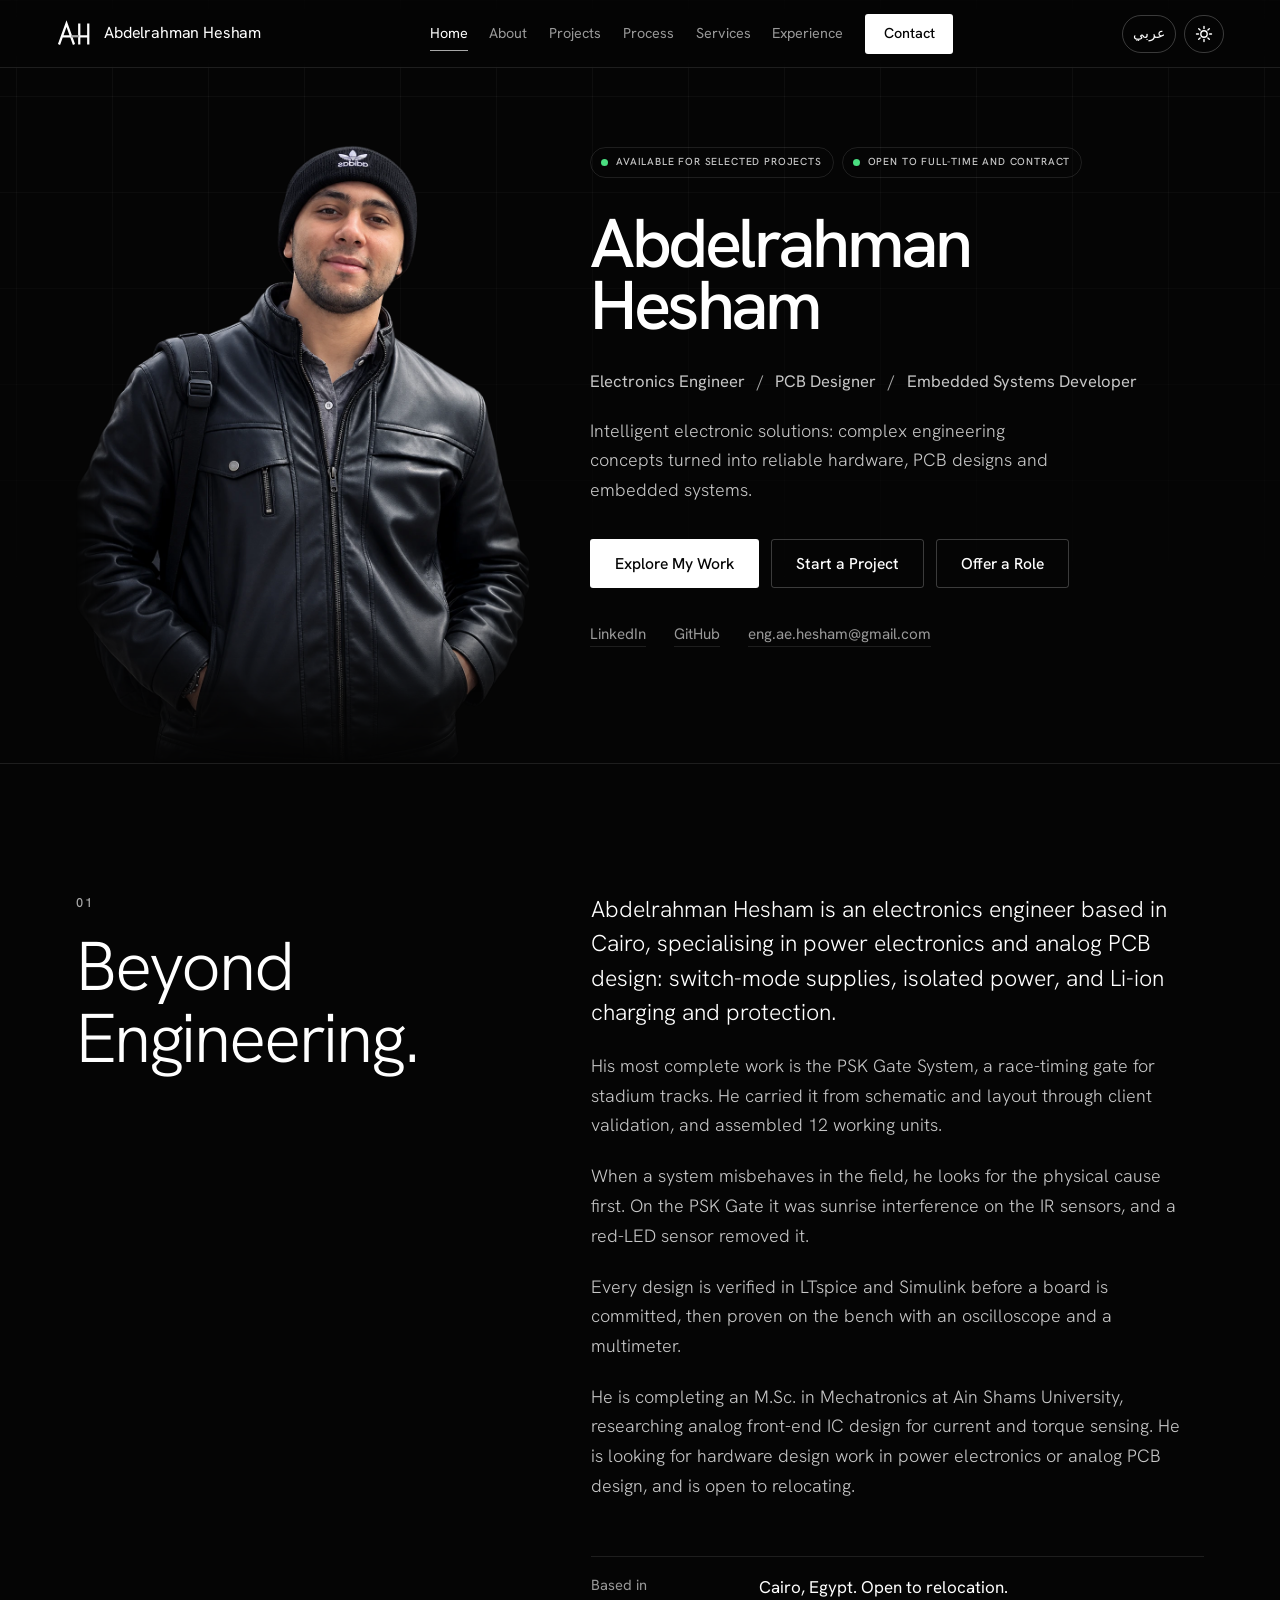
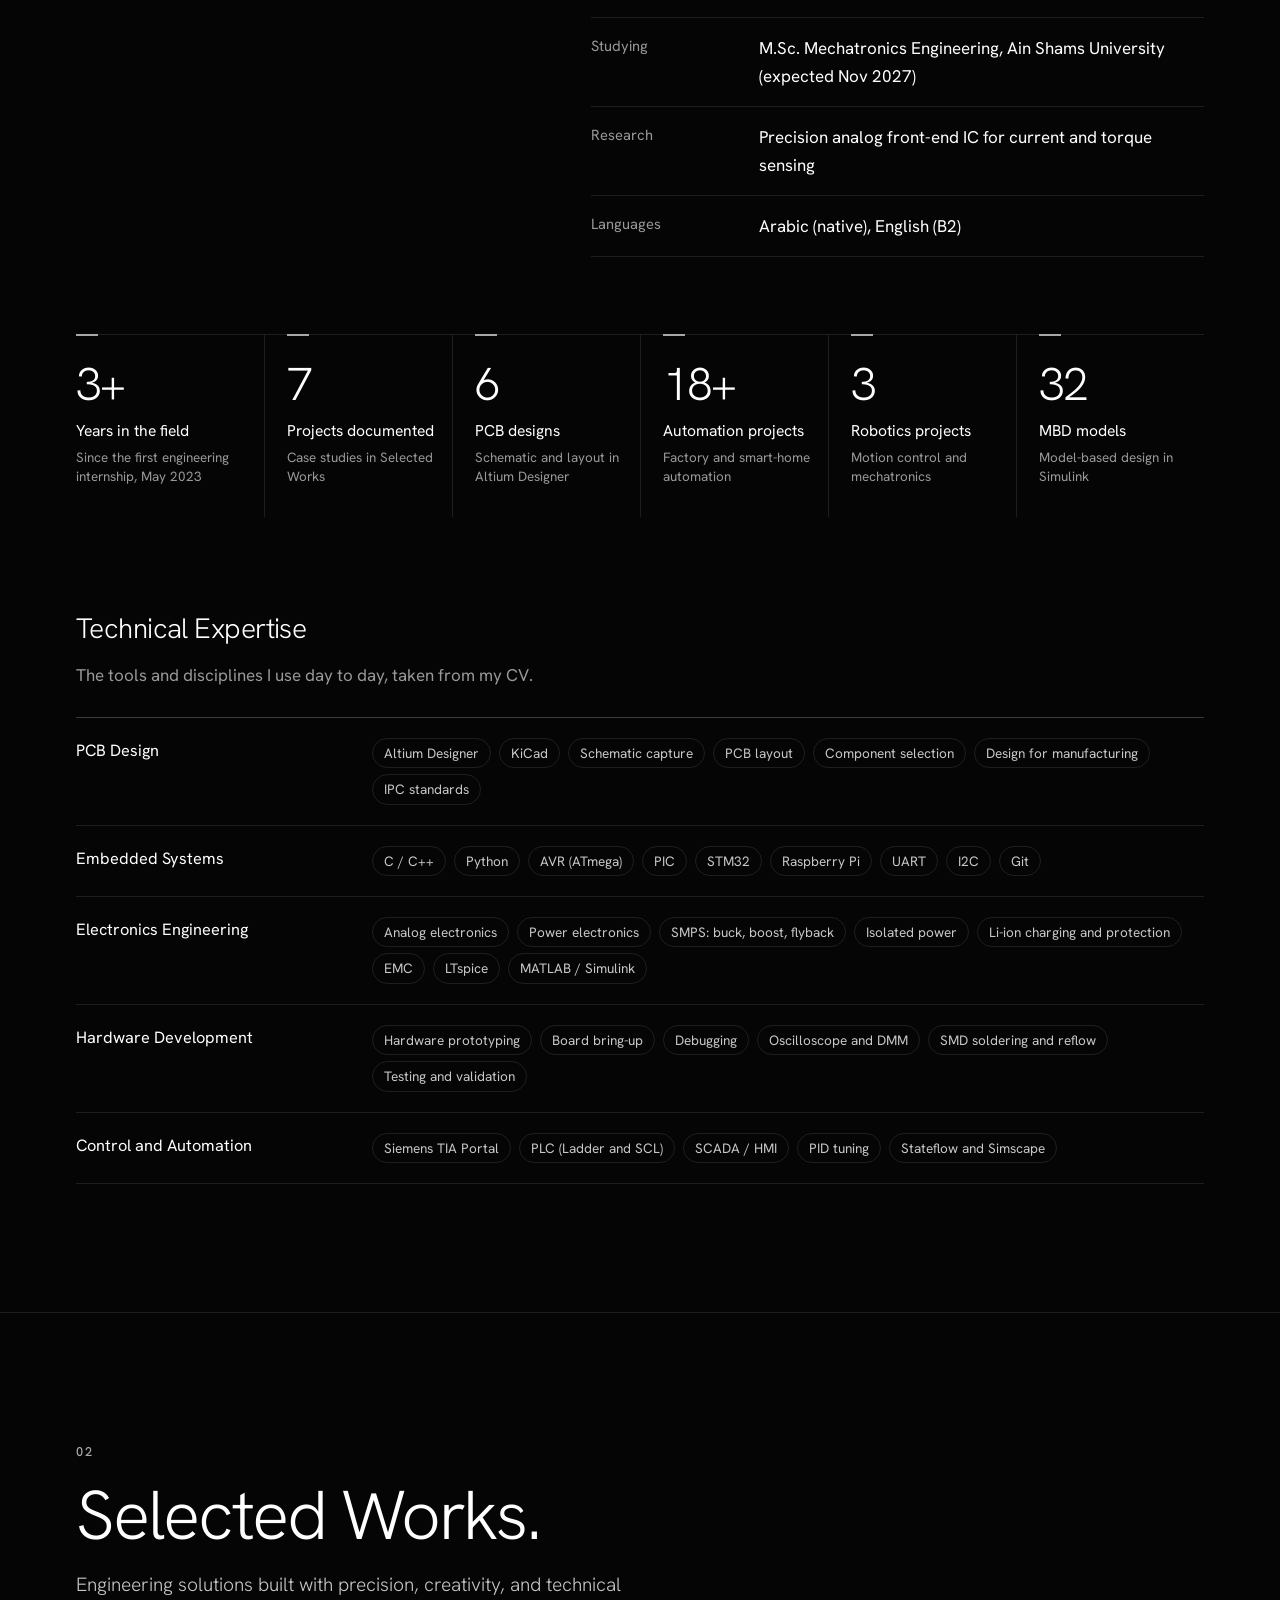
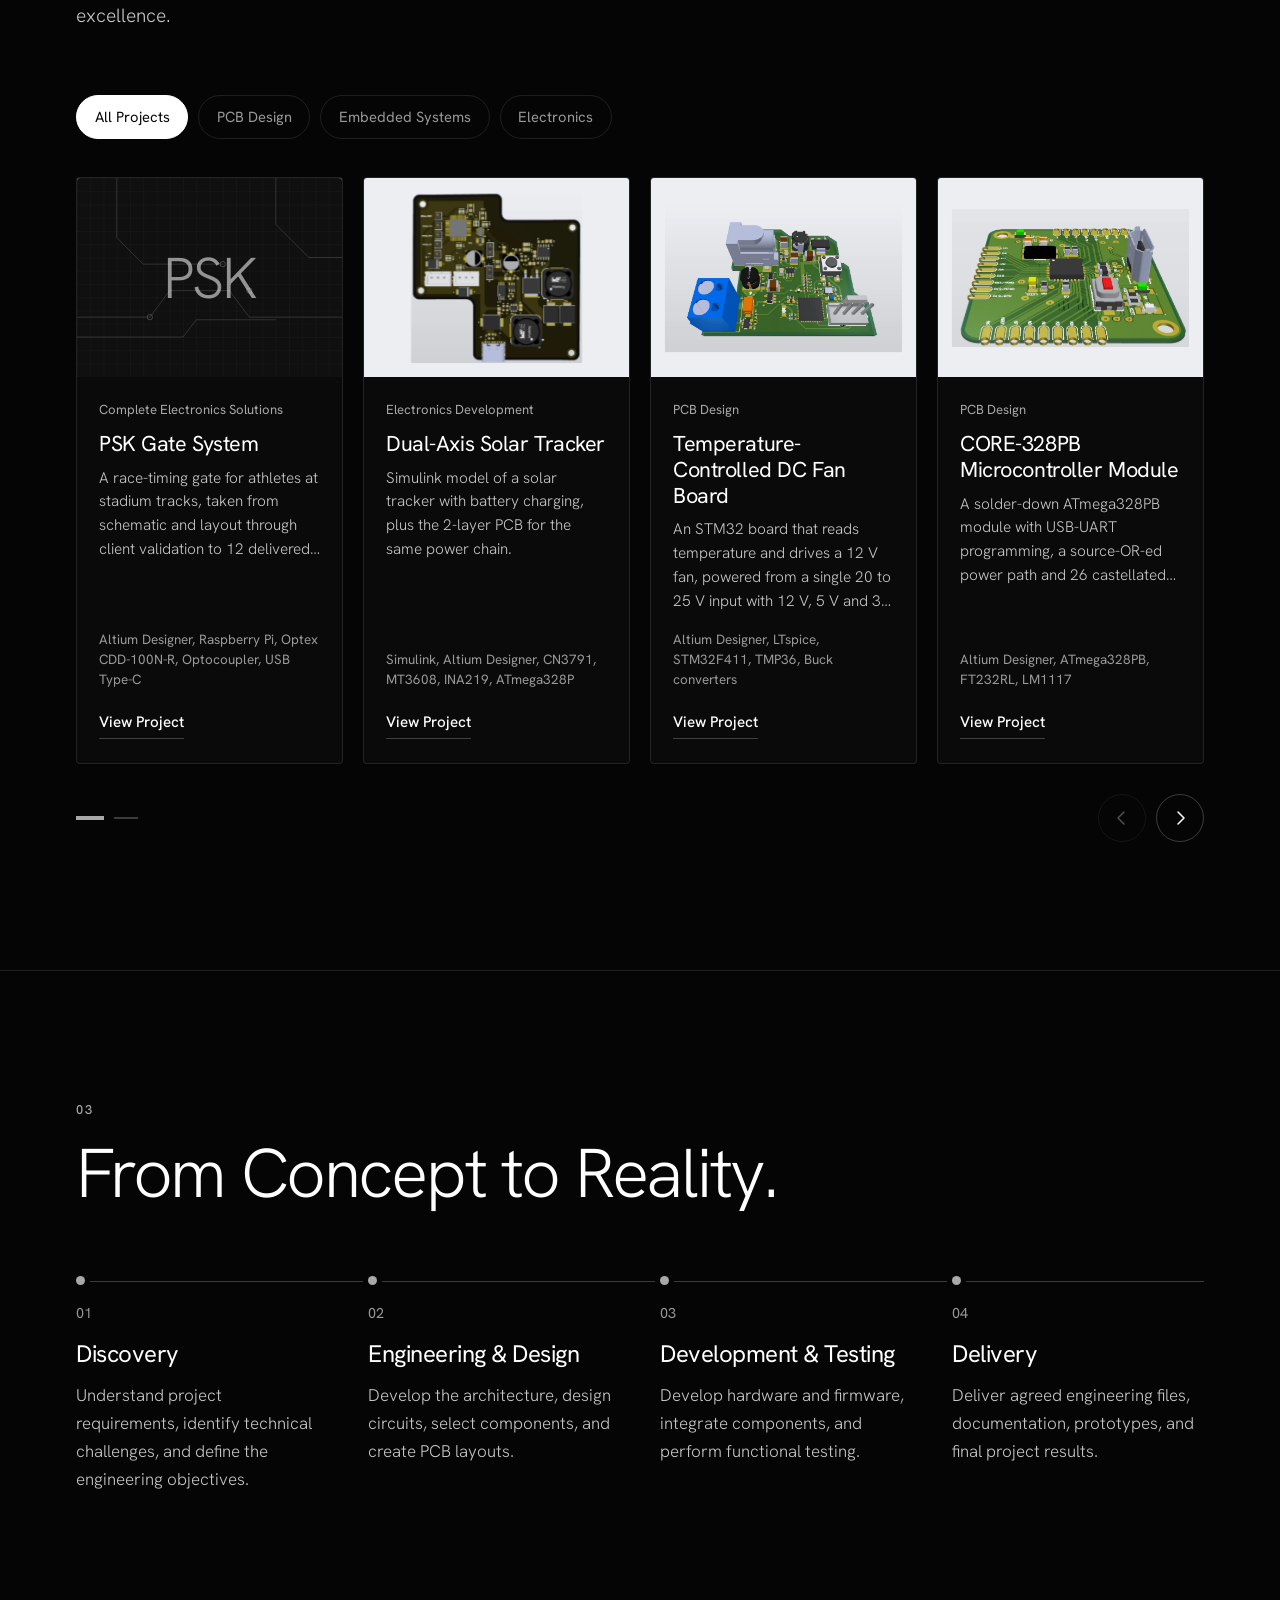
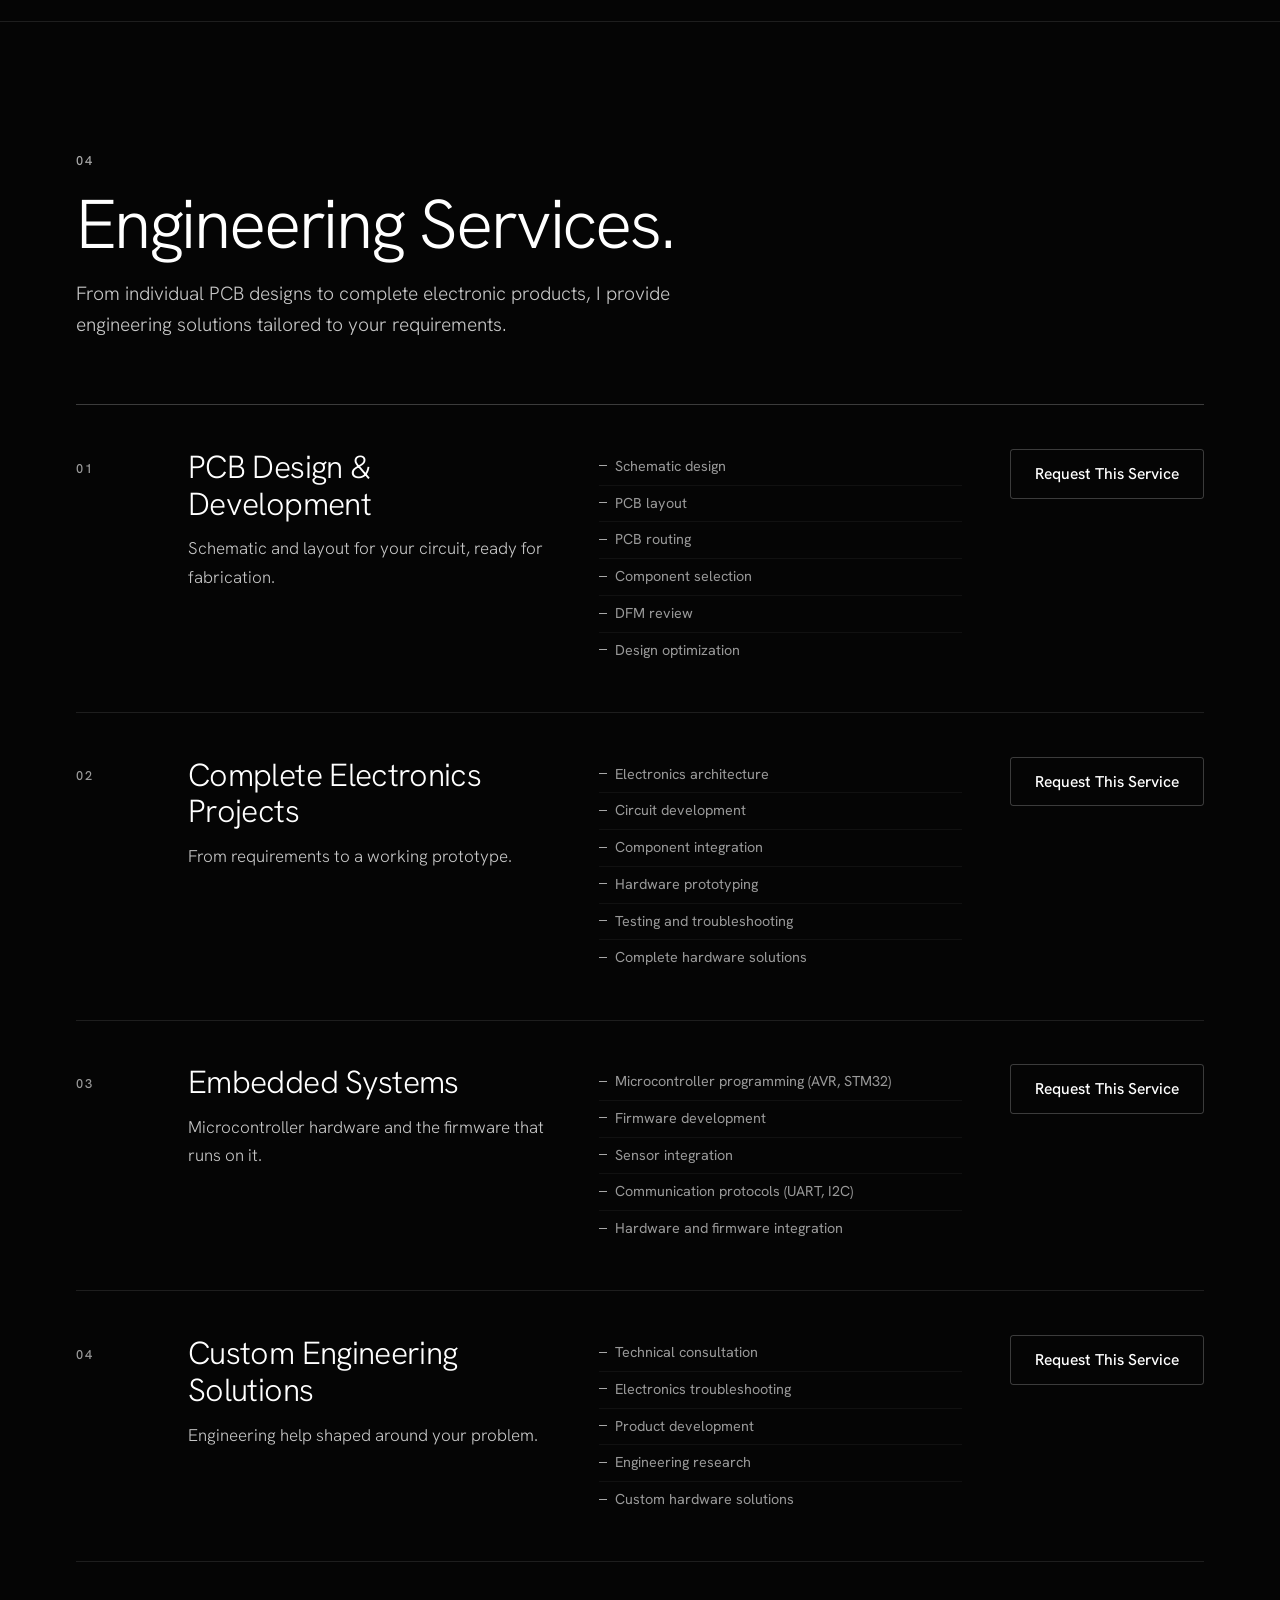
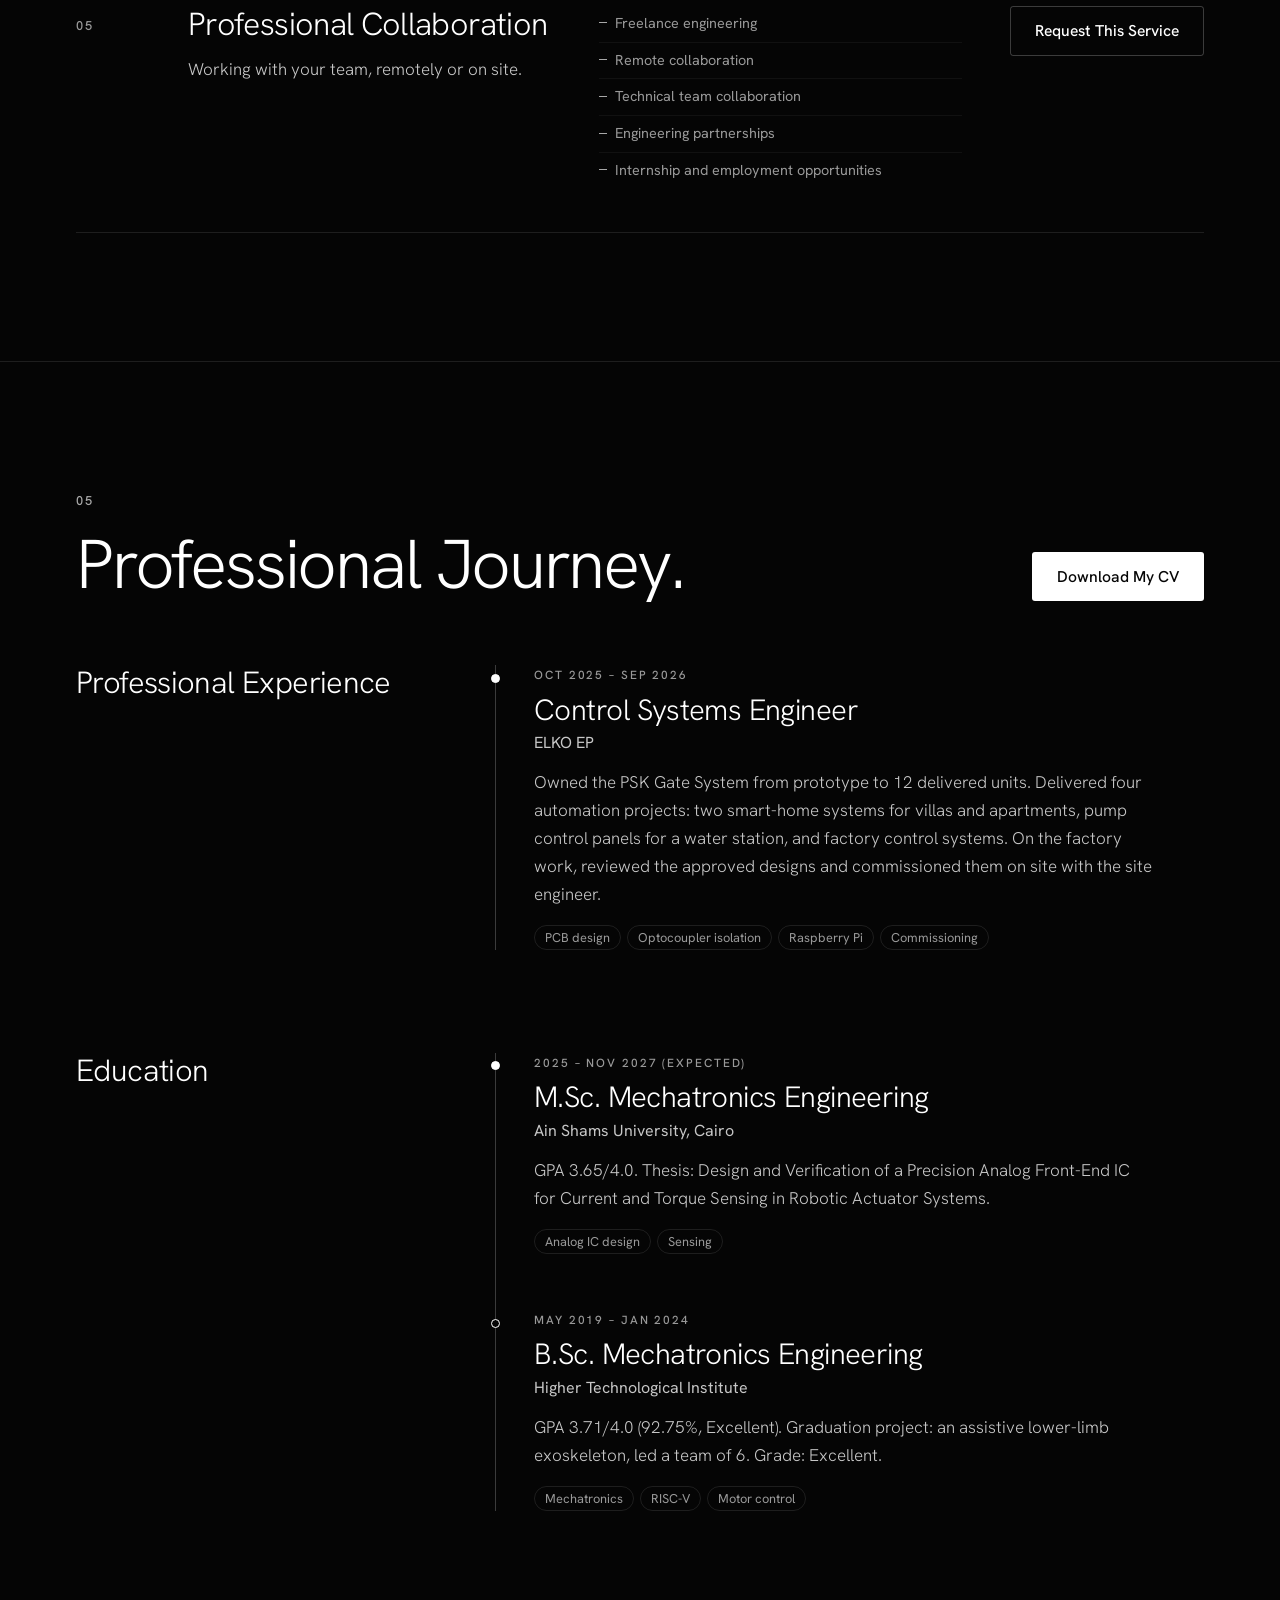
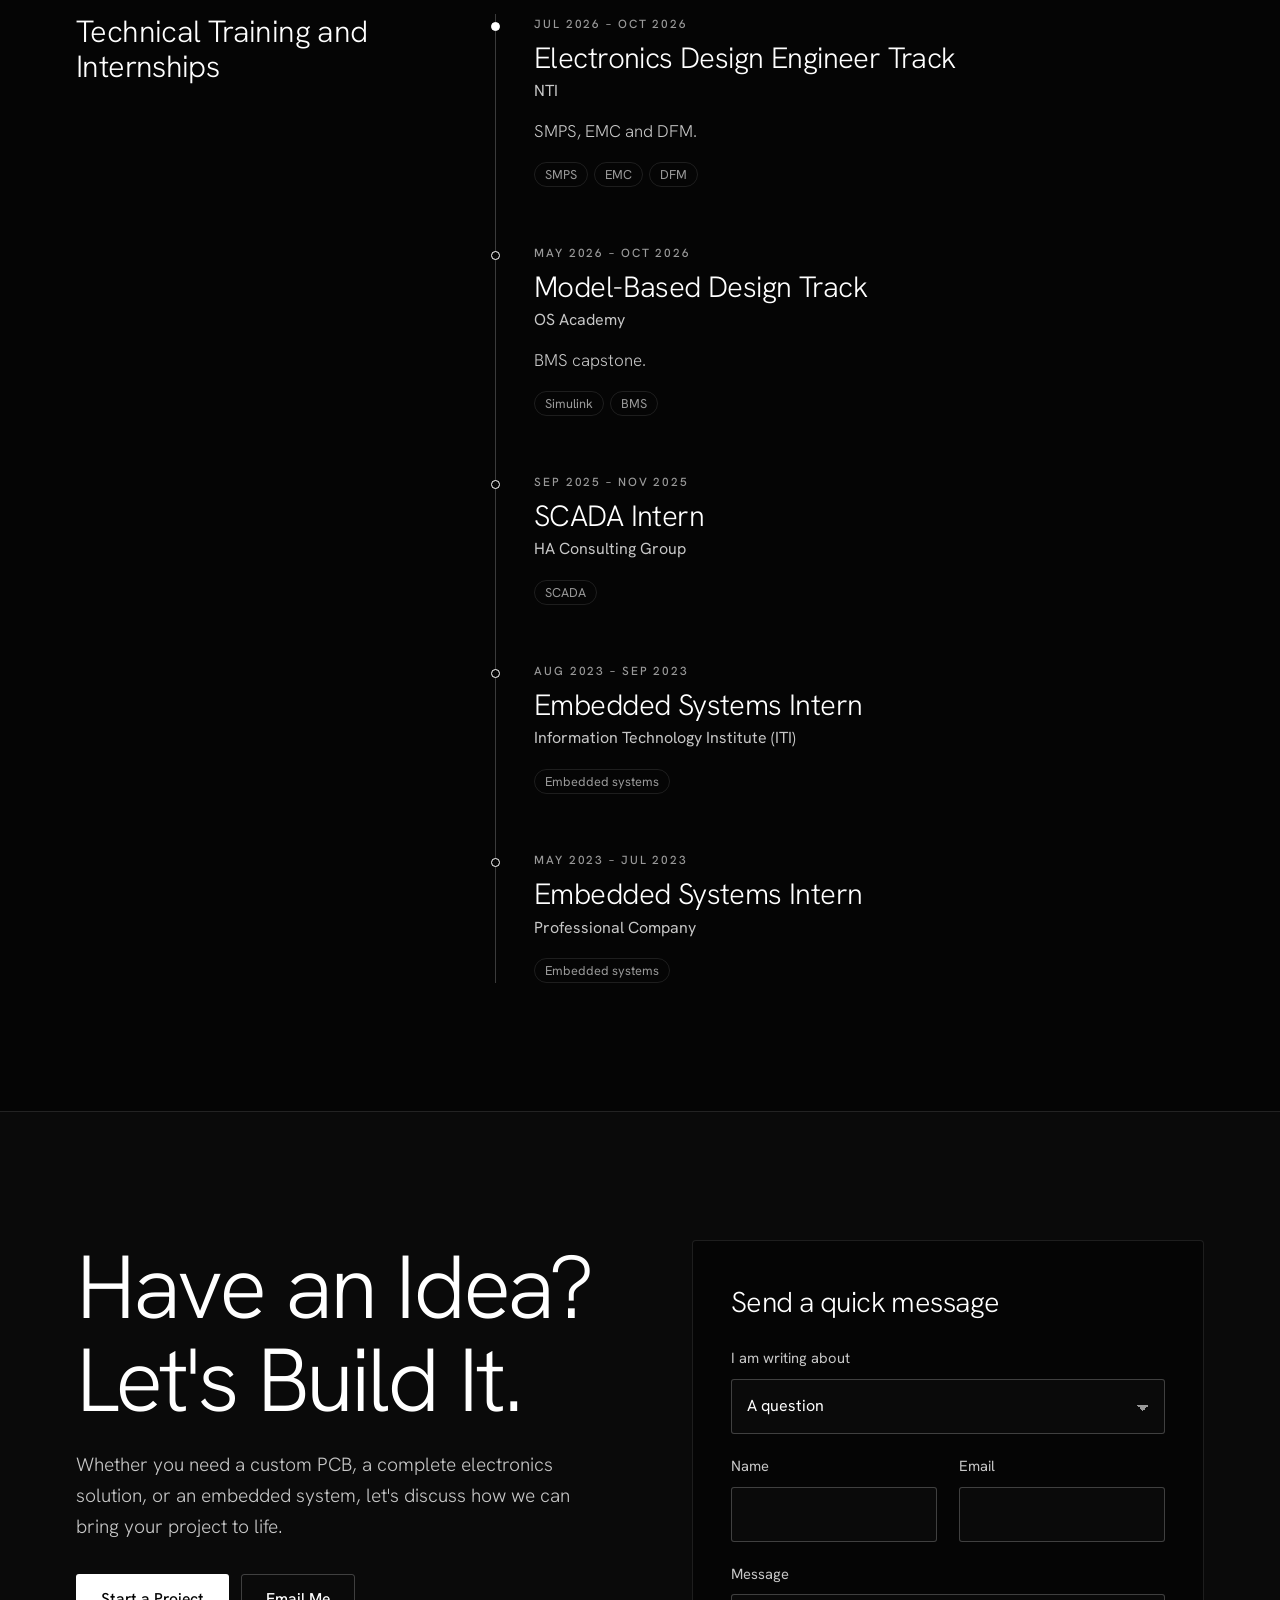
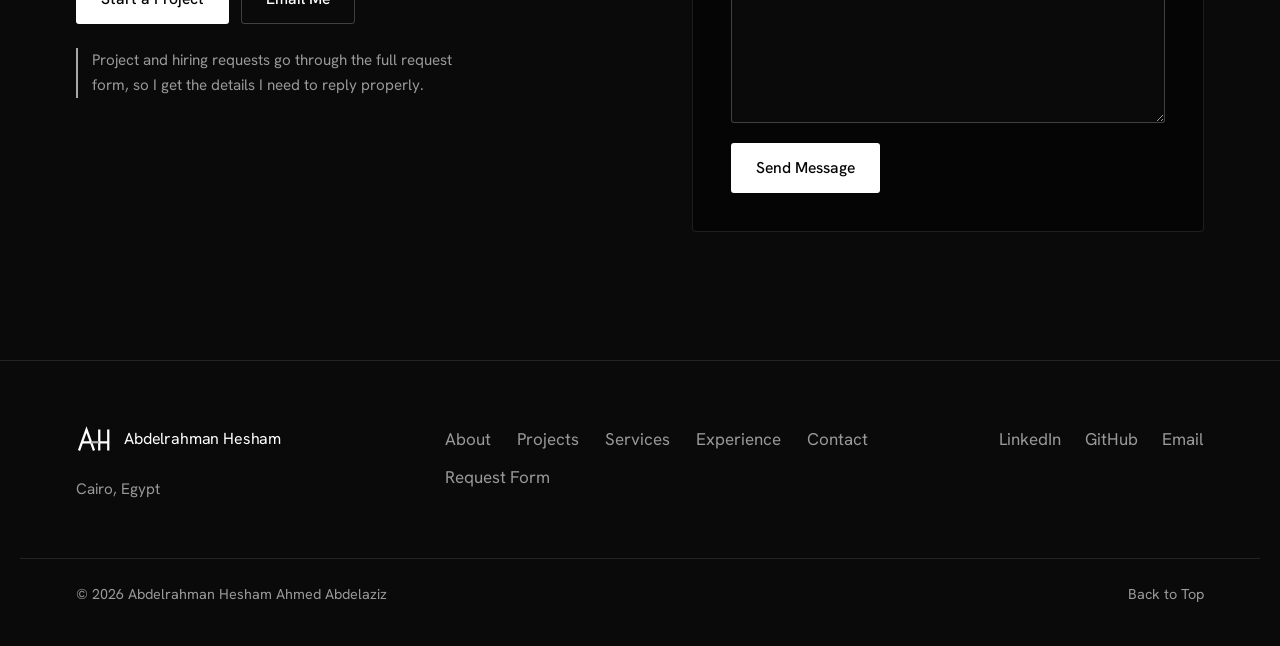
<file: index.html>
<!doctype html>
<html lang="en">
<head>
  <meta charset="utf-8">
  <meta name="viewport" content="width=device-width, initial-scale=1">
  <title>Abdelrahman Hesham | Electronics Engineer, PCB Designer</title>
  <meta name="description" content="Abdelrahman Hesham is an electronics engineer in Cairo. PCB design, power electronics and embedded systems, from schematic to a working unit. Available for selected projects.">
  <meta name="theme-color" content="#050505">
  <script>
    (function () {
      try {
        var r = document.documentElement, l = localStorage.getItem("portfolio-lang"), t = localStorage.getItem("portfolio-theme");
        if (l === "ar") { r.lang = "ar"; r.dir = "rtl"; }
        if (t === "light") { r.setAttribute("data-theme", "light"); var m = document.querySelector('meta[name="theme-color"]'); if (m) m.setAttribute("content", "#F4F5F7"); }
      } catch (e) {}
    })();
  </script>
  <meta name="author" content="Abdelrahman Hesham">
  <link rel="canonical" href="https://ae-hesham.github.io/">

  <meta property="og:type" content="website">
  <meta property="og:site_name" content="Abdelrahman Hesham">
  <meta property="og:title" content="Abdelrahman Hesham | Electronics Engineer, PCB Designer">
  <meta property="og:description" content="Engineering Ideas Into Reality. PCB design, power electronics and embedded systems.">
  <meta property="og:url" content="https://ae-hesham.github.io/">
  <meta property="og:image" content="https://ae-hesham.github.io/og.jpg">
  <meta property="og:image:width" content="1200">
  <meta property="og:image:height" content="630">
  <meta name="twitter:card" content="summary_large_image">
  <meta name="twitter:title" content="Abdelrahman Hesham | Electronics Engineer, PCB Designer">
  <meta name="twitter:description" content="Engineering Ideas Into Reality. PCB design, power electronics and embedded systems.">
  <meta name="twitter:image" content="https://ae-hesham.github.io/og.jpg">

  <link rel="icon" type="image/svg+xml" href="./favicon.svg">

  <script type="application/ld+json">
  {
    "@context": "https://schema.org",
    "@graph": [
      {
        "@type": "Person",
        "name": "Abdelrahman Hesham Ahmed Abdelaziz",
        "alternateName": "Abdelrahman Hesham",
        "jobTitle": "Electronics Engineer",
        "url": "https://ae-hesham.github.io/",
        "image": "https://ae-hesham.github.io/og.jpg",
        "address": { "@type": "PostalAddress", "addressLocality": "Cairo", "addressCountry": "EG" },
        "alumniOf": [
          { "@type": "CollegeOrUniversity", "name": "Ain Shams University" },
          { "@type": "CollegeOrUniversity", "name": "Higher Technological Institute" }
        ],
        "knowsAbout": ["PCB design", "Power electronics", "Embedded systems", "Altium Designer"],
        "sameAs": ["https://github.com/ae-hesham", "https://www.linkedin.com/in/ae-hesham"]
      },
      {
        "@type": "WebSite",
        "name": "Abdelrahman Hesham",
        "url": "https://ae-hesham.github.io/"
      }
    ]
  }
  </script>
  <script type="module" crossorigin src="./assets/index-C3ykxUIx.js"></script>
  <link rel="stylesheet" crossorigin href="./assets/index-_wpq979C.css">
</head>
<body>
  <div id="root"></div>
  <noscript>
    <div style="max-width:640px;margin:20vh auto;padding:0 24px;color:#fff;font:18px/1.6 system-ui,sans-serif">
      <h1 style="font-weight:300">Abdelrahman Hesham</h1>
      <p>Electronics Engineer | PCB Designer | Embedded Systems Developer. Cairo, Egypt.</p>
      <p>This portfolio needs JavaScript. You can reach me at
        <a style="color:#bbb" href="mailto:eng.ae.hesham@gmail.com">eng.ae.hesham@gmail.com</a>,
        <a style="color:#bbb" href="https://www.linkedin.com/in/ae-hesham">LinkedIn</a> or
        <a style="color:#bbb" href="https://github.com/ae-hesham">GitHub</a>.</p>
    </div>
  </noscript>
</body>
</html>
</file>
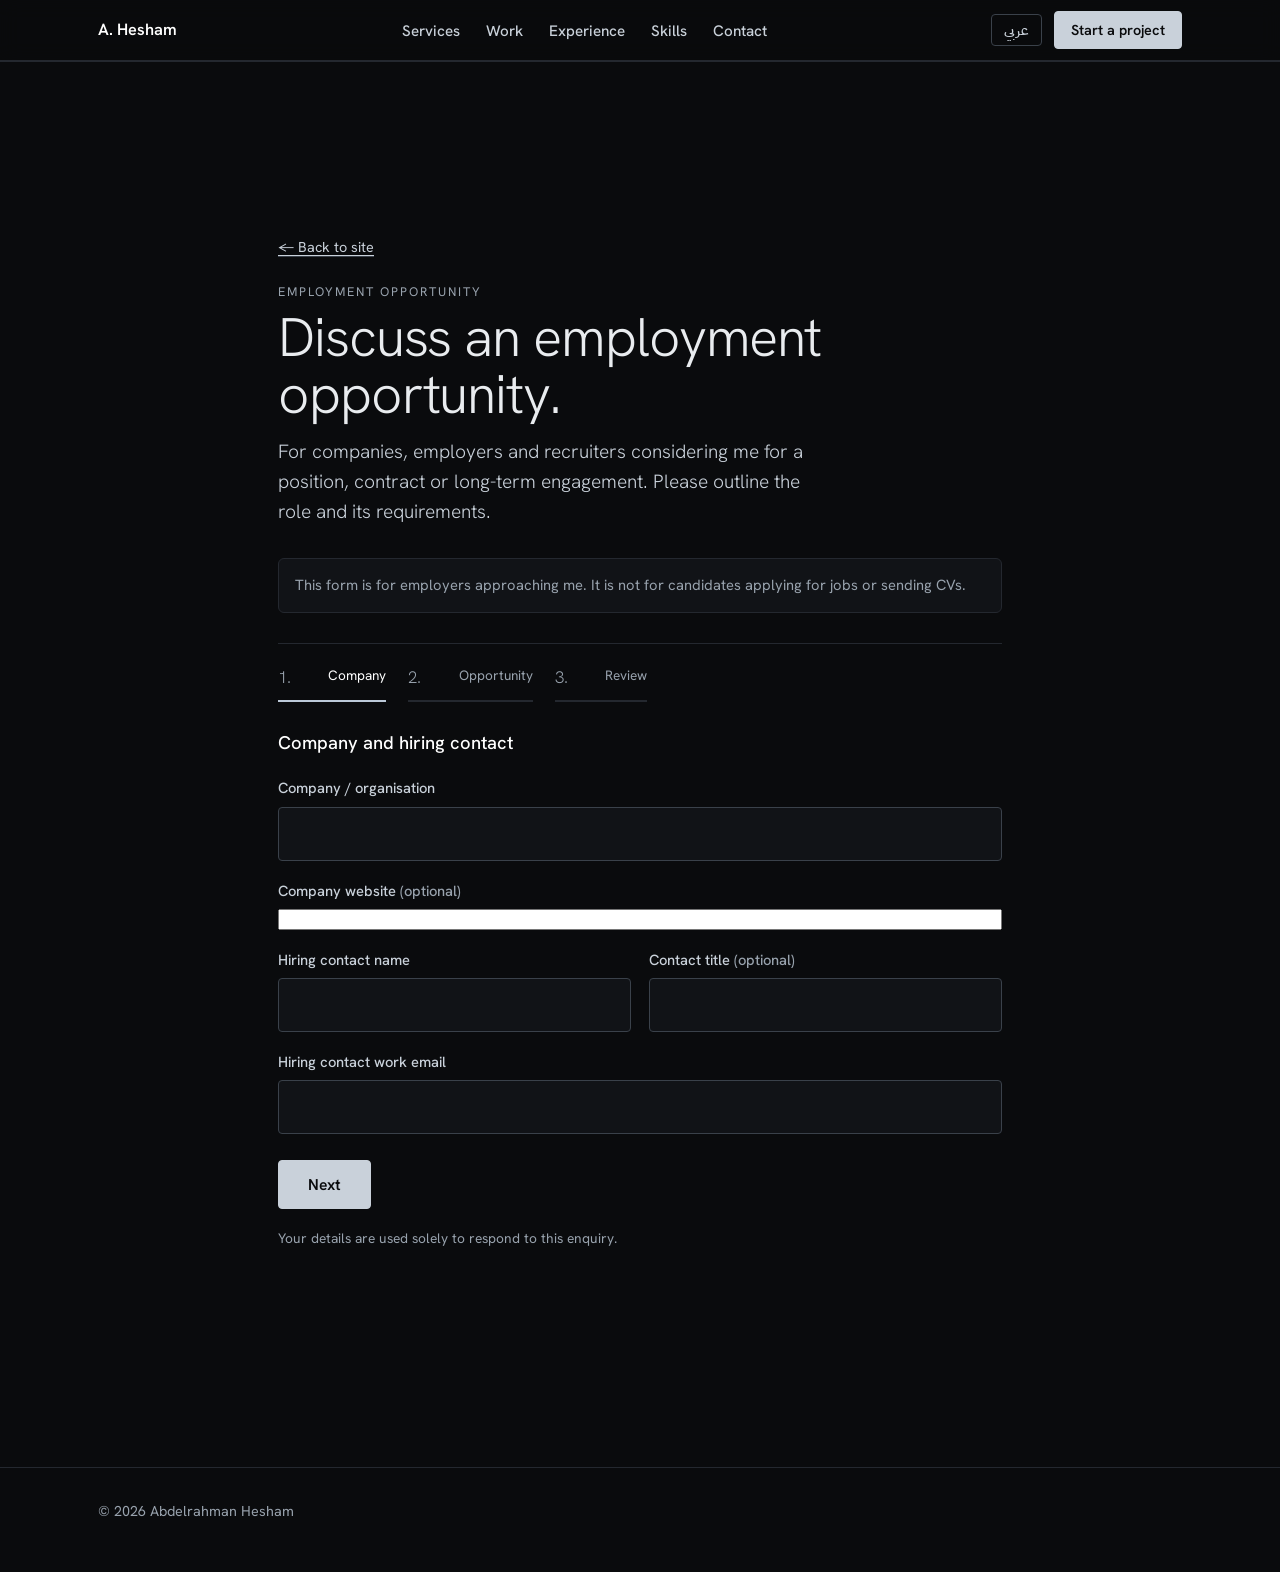
<file: employment-opportunity.html>
<!DOCTYPE html>
<html lang="en" dir="ltr">
<head>
<meta charset="utf-8">
<meta name="viewport" content="width=device-width, initial-scale=1">
<meta name="theme-color" content="#0A0B0D">
<link rel="icon" href="data:image/svg+xml,%3Csvg xmlns='http://www.w3.org/2000/svg' viewBox='0 0 64 64'%3E%3Crect width='64' height='64' rx='12' fill='%230A0B0D'/%3E%3Cpath d='M10 40h10l5-18 8 26 6-20 4 12h11' fill='none' stroke='%23C9D1DA' stroke-width='4' stroke-linejoin='round' stroke-linecap='round'/%3E%3C/svg%3E">
<link rel="preconnect" href="https://fonts.googleapis.com">
<link rel="preconnect" href="https://fonts.gstatic.com" crossorigin>
<link rel="stylesheet" href="https://fonts.googleapis.com/css2?family=Hanken+Grotesk:wght@300;400;500;600;700&family=IBM+Plex+Sans+Arabic:wght@300;400;500;600;700&display=swap">
<title>Employment opportunity | Abdelrahman Hesham</title>
<meta name="description" content="Companies and recruiters: share an employment opportunity with Abdelrahman Hesham, hardware design engineer.">
<style>.portrait .pf-ar{display:none}</style>
<link rel="stylesheet" href="style.css?v=2">
</head>
<body id="top">
<a class="skip" href="index.html#main" data-ar="انتقل إلى المحتوى">Skip to content</a>

<header class="site-header">
  <div class="wrap bar">
    <a class="mark" href="index.html#top" data-ar="عبدالرحمن هشام">A. Hesham</a>
    <nav aria-label="Main" data-ar-aria-label="القائمة الرئيسية">
      <ul>
        <li><a href="index.html#services" data-ar="الخدمات">Services</a></li>
        <li><a href="index.html#work" data-ar="الأعمال">Work</a></li>
        <li><a href="index.html#experience" data-ar="الخبرة">Experience</a></li>
        <li><a href="index.html#skills" data-ar="المهارات">Skills</a></li>
        <li><a href="index.html#contact" data-ar="تواصل">Contact</a></li>
      </ul>
    </nav>
    <div class="bar-tools">
      <button type="button" id="lang-toggle" class="lang" lang="ar" aria-label="Switch language to Arabic">عربي</button>
      <a class="btn btn-primary btn-small bar-cta" href="project-inquiry.html" data-ar="ابدأ مشروعك">Start a project</a>
    </div>
  </div>
</header>
<main id="main">
<section class="section"><div class="wrap flow-wrap">
<p class="crumb"><a href="index.html#contact" data-ar="← العودة إلى الموقع">← Back to site</a></p>
<p class="eyebrow" data-ar="فرصة عمل">EMPLOYMENT OPPORTUNITY</p>
<h1 class="flow-title" data-ar="لنناقش فرصة عمل.">Discuss an employment opportunity.</h1>
<p class="contact-lead" data-ar="للشركات وأصحاب العمل ومسؤولي التوظيف الراغبين في التعاقد معي لوظيفة أو عقد أو تعاون طويل الأمد. يرجى توضيح الدور ومتطلباته.">For companies, employers and recruiters considering me for a position, contract or long-term engagement. Please outline the role and its requirements.</p>
<p class="notice-static" data-ar="هذا النموذج لجهات العمل التي تتواصل معي، وليس للمتقدمين للوظائف أو لإرسال السير الذاتية.">This form is for employers approaching me. It is not for candidates applying for jobs or sending CVs.</p>
<ol class="steps"><li data-ar="الشركة">Company</li><li data-ar="الفرصة">Opportunity</li><li data-ar="المراجعة">Review</li></ol>
<form id="flow" class="form flow-form" action="#" method="post" data-subject="Employment opportunity">
<fieldset class="step" hidden><legend class="step-title" data-ar="الشركة ومسؤول التوظيف">Company and hiring contact</legend><div class="field"><label for="f-company"><span data-ar="الشركة أو الجهة">Company / organisation</span></label><input id="f-company" name="company" type="text" required></div><div class="field"><label for="f-website"><span data-ar="موقع الشركة">Company website</span> <em data-ar="(اختياري)">(optional)</em></label><input id="f-website" name="website" type="url" dir="ltr"></div><div class="field-row"><div class="field"><label for="f-contact_name"><span data-ar="اسم مسؤول التوظيف">Hiring contact name</span></label><input id="f-contact_name" name="contact_name" type="text" required></div><div class="field"><label for="f-contact_title"><span data-ar="المسمى الوظيفي لمسؤول التوظيف">Contact title</span> <em data-ar="(اختياري)">(optional)</em></label><input id="f-contact_title" name="contact_title" type="text"></div></div><div class="field"><label for="f-email"><span data-ar="البريد الإلكتروني للعمل">Hiring contact work email</span></label><input id="f-email" name="email" type="email" required dir="ltr"></div></fieldset><fieldset class="step" hidden><legend class="step-title" data-ar="الفرصة المعروضة">The opportunity</legend><div class="field-row"><div class="field"><label for="f-position"><span data-ar="المسمى الوظيفي المعروض">Position title</span></label><input id="f-position" name="position" type="text" required></div><div class="field"><label for="f-department"><span data-ar="القسم أو الفريق">Department / team</span> <em data-ar="(اختياري)">(optional)</em></label><input id="f-department" name="department" type="text"></div></div><div class="field-row"><div class="field"><label for="f-employment_type"><span data-ar="نوع التعاقد">Employment type</span></label><select id="f-employment_type" name="employment_type"><option value="Full-time" data-ar="دوام كامل">Full-time</option><option value="Part-time" data-ar="دوام جزئي">Part-time</option><option value="Contract" data-ar="عقد">Contract</option><option value="Freelance" data-ar="عمل حر">Freelance</option><option value="Internship" data-ar="تدريب">Internship</option><option value="Other" data-ar="أخرى">Other</option></select></div><div class="field"><label for="f-work_arrangement"><span data-ar="طبيعة العمل">Work arrangement</span></label><select id="f-work_arrangement" name="work_arrangement"><option value="On-site" data-ar="في المقر">On-site</option><option value="Hybrid" data-ar="مختلط">Hybrid</option><option value="Remote" data-ar="عن بُعد">Remote</option></select></div></div><div class="field"><label for="f-location"><span data-ar="مكان العمل والدولة والمنطقة الزمنية">Work location / country and time zone</span></label><input id="f-location" name="location" type="text" required></div><div class="field"><label for="f-responsibilities"><span data-ar="مسؤوليات الوظيفة">Role responsibilities</span></label><textarea id="f-responsibilities" name="responsibilities" rows="4" required></textarea></div><div class="field"><label for="f-skills"><span data-ar="المهارات التقنية المطلوبة">Required technical skills</span> <em data-ar="(اختياري)">(optional)</em></label><textarea id="f-skills" name="skills" rows="3"></textarea></div><div class="field-row"><div class="field"><label for="f-experience"><span data-ar="مستوى الخبرة المتوقع">Expected experience level</span> <em data-ar="(اختياري)">(optional)</em></label><input id="f-experience" name="experience" type="text"></div><div class="field"><label for="f-start_date"><span data-ar="موعد البدء والجدول الزمني">Expected start date and timeline</span> <em data-ar="(اختياري)">(optional)</em></label><input id="f-start_date" name="start_date" type="text"></div></div><div class="field-row"><div class="field"><label for="f-compensation"><span data-ar="نطاق الراتب والمزايا">Compensation range and benefits</span> <em data-ar="(اختياري)">(optional)</em></label><input id="f-compensation" name="compensation" type="text"></div><div class="field"><label for="f-reference_link"><span data-ar="رابط الوصف الوظيفي">Job description link</span> <em data-ar="(اختياري)">(optional)</em></label><input id="f-reference_link" name="reference_link" type="url" dir="ltr"></div></div><div class="field"><label for="f-additional"><span data-ar="معلومات إضافية">Additional context</span> <em data-ar="(اختياري)">(optional)</em></label><textarea id="f-additional" name="additional" rows="3"></textarea></div></fieldset><fieldset class="step" hidden><legend class="step-title" data-ar="المراجعة والموافقة">Review and consent</legend><dl class="review" id="review"></dl><label class="choice consent"><input type="checkbox" name="consent" value="yes" required><span data-ar="أوافق على أن يتواصل معي بخصوص هذه الفرصة.">I agree to be contacted about this opportunity.</span></label></fieldset>
<div class="trap" aria-hidden="true"><label>Leave this empty <input type="text" name="botcheck" tabindex="-1" autocomplete="off"></label></div>
<div class="submit-row">
<button type="button" class="btn btn-secondary" id="flow-back" data-ar="السابق" hidden>Back</button>
<button type="button" class="btn btn-primary" id="flow-next" data-ar="التالي">Next</button>
<button type="submit" class="btn btn-primary" id="flow-send" data-ar="إرسال تفاصيل الفرصة" hidden>Send opportunity</button>
</div>
<p class="privacy" data-ar="تُستخدم بياناتك حصرًا للرد على استفسارك.">Your details are used solely to respond to this enquiry.</p>
<p class="status" id="flow-status" role="status" aria-live="polite"></p>
</form></div></section>
</main>
<footer class="site-footer">
  <div class="wrap">
    <p data-ar="© 2026 عبدالرحمن هشام">&copy; 2026 Abdelrahman Hesham</p>
  </div>
</footer>
<script src="script.js?v=2"></script><script src="forms.js?v=2"></script>
</body>
</html>
</file>
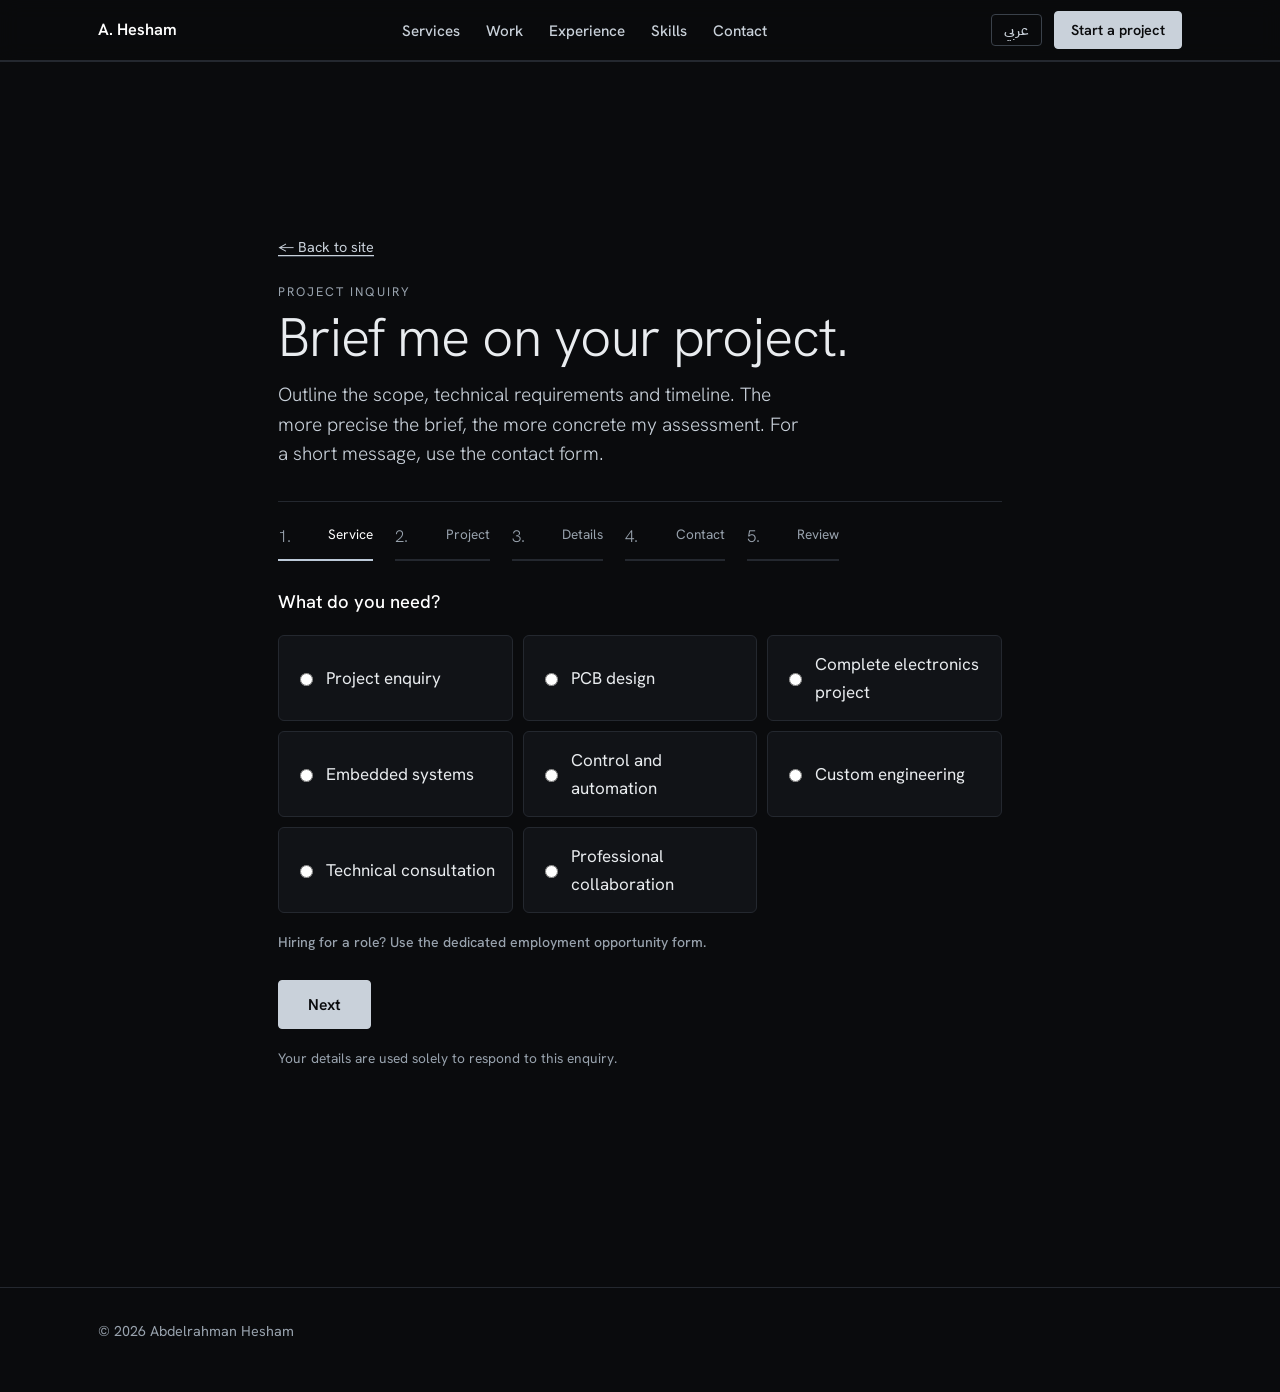
<file: project-inquiry.html>
<!DOCTYPE html>
<html lang="en" dir="ltr">
<head>
<meta charset="utf-8">
<meta name="viewport" content="width=device-width, initial-scale=1">
<meta name="theme-color" content="#0A0B0D">
<link rel="icon" href="data:image/svg+xml,%3Csvg xmlns='http://www.w3.org/2000/svg' viewBox='0 0 64 64'%3E%3Crect width='64' height='64' rx='12' fill='%230A0B0D'/%3E%3Cpath d='M10 40h10l5-18 8 26 6-20 4 12h11' fill='none' stroke='%23C9D1DA' stroke-width='4' stroke-linejoin='round' stroke-linecap='round'/%3E%3C/svg%3E">
<link rel="preconnect" href="https://fonts.googleapis.com">
<link rel="preconnect" href="https://fonts.gstatic.com" crossorigin>
<link rel="stylesheet" href="https://fonts.googleapis.com/css2?family=Hanken+Grotesk:wght@300;400;500;600;700&family=IBM+Plex+Sans+Arabic:wght@300;400;500;600;700&display=swap">
<title>Project inquiry | Abdelrahman Hesham</title>
<meta name="description" content="Send the scope, requirements and timeline of your electronics or PCB project to Abdelrahman Hesham.">
<style>.portrait .pf-ar{display:none}</style>
<link rel="stylesheet" href="style.css?v=2">
</head>
<body id="top">
<a class="skip" href="index.html#main" data-ar="انتقل إلى المحتوى">Skip to content</a>

<header class="site-header">
  <div class="wrap bar">
    <a class="mark" href="index.html#top" data-ar="عبدالرحمن هشام">A. Hesham</a>
    <nav aria-label="Main" data-ar-aria-label="القائمة الرئيسية">
      <ul>
        <li><a href="index.html#services" data-ar="الخدمات">Services</a></li>
        <li><a href="index.html#work" data-ar="الأعمال">Work</a></li>
        <li><a href="index.html#experience" data-ar="الخبرة">Experience</a></li>
        <li><a href="index.html#skills" data-ar="المهارات">Skills</a></li>
        <li><a href="index.html#contact" data-ar="تواصل">Contact</a></li>
      </ul>
    </nav>
    <div class="bar-tools">
      <button type="button" id="lang-toggle" class="lang" lang="ar" aria-label="Switch language to Arabic">عربي</button>
      <a class="btn btn-primary btn-small bar-cta" href="project-inquiry.html" data-ar="ابدأ مشروعك">Start a project</a>
    </div>
  </div>
</header>
<main id="main">
<section class="section"><div class="wrap flow-wrap">
<p class="crumb"><a href="index.html#contact" data-ar="← العودة إلى الموقع">← Back to site</a></p>
<p class="eyebrow" data-ar="طلب مشروع">PROJECT INQUIRY</p>
<h1 class="flow-title" data-ar="عرّفني بمشروعك.">Brief me on your project.</h1>
<p class="contact-lead" data-ar="اذكر نطاق العمل والمتطلبات الفنية والجدول الزمني؛ فكلما كان الملخص أدق جاء تقييمي أكثر تحديدًا. وللرسائل المختصرة استخدم نموذج التواصل.">Outline the scope, technical requirements and timeline. The more precise the brief, the more concrete my assessment. For a short message, use the contact form.</p>
<ol class="steps"><li data-ar="الخدمة">Service</li><li data-ar="المشروع">Project</li><li data-ar="التفاصيل">Details</li><li data-ar="التواصل">Contact</li><li data-ar="المراجعة">Review</li></ol>
<form id="flow" class="form flow-form" action="#" method="post" data-subject="Project inquiry">
<fieldset class="step" hidden><legend class="step-title" data-ar="ما الذي تحتاجه؟">What do you need?</legend><div class="choices"><label class="choice"><input type="radio" name="service" value="enquiry" required><span data-ar="استفسار عن مشروع">Project enquiry</span></label><label class="choice"><input type="radio" name="service" value="pcb" required><span data-ar="تصميم لوحة PCB">PCB design</span></label><label class="choice"><input type="radio" name="service" value="full" required><span data-ar="مشروع إلكترونيات كامل">Complete electronics project</span></label><label class="choice"><input type="radio" name="service" value="embedded" required><span data-ar="أنظمة مدمجة">Embedded systems</span></label><label class="choice"><input type="radio" name="service" value="automation" required><span data-ar="التحكم والأتمتة">Control and automation</span></label><label class="choice"><input type="radio" name="service" value="custom" required><span data-ar="حل هندسي مخصص">Custom engineering</span></label><label class="choice"><input type="radio" name="service" value="consult" required><span data-ar="استشارة تقنية">Technical consultation</span></label><label class="choice"><input type="radio" name="service" value="collab" required><span data-ar="تعاون مهني">Professional collaboration</span></label></div><p class="hint" data-ar="هل لديك وظيفة تعرضها؟ استخدم نموذج فرصة العمل المخصص.">Hiring for a role? Use the dedicated <a href="employment-opportunity.html">employment opportunity form</a>.</p></fieldset><fieldset class="step" hidden><legend class="step-title" data-ar="معلومات المشروع">Project information</legend><div class="field"><label for="f-project_name"><span data-ar="اسم المشروع">Project name</span></label><input id="f-project_name" name="project_name" type="text" required></div><div class="field"><label for="f-description"><span data-ar="وصف المشروع">Project description</span></label><textarea id="f-description" name="description" rows="5" required></textarea></div><div class="field"><label for="f-requirements"><span data-ar="المتطلبات الفنية">Technical requirements</span> <em data-ar="(اختياري)">(optional)</em></label><textarea id="f-requirements" name="requirements" rows="4"></textarea></div><div class="field"><label for="f-stage"><span data-ar="مرحلة المشروع">Project stage</span></label><select id="f-stage" name="stage"><option value="Idea" data-ar="فكرة">Idea</option><option value="Specification" data-ar="مواصفات">Specification</option><option value="Schematic" data-ar="مخطط كهربائي">Schematic</option><option value="Prototype" data-ar="نموذج أولي">Prototype</option><option value="Existing product" data-ar="منتج قائم">Existing product</option></select></div></fieldset><fieldset class="step" hidden><legend class="step-title" data-ar="تفاصيل المشروع">Project details</legend><div class="field-row"><div class="field"><label for="f-budget"><span data-ar="الميزانية التقديرية">Estimated budget</span> <em data-ar="(اختياري)">(optional)</em></label><input id="f-budget" name="budget" type="text"></div><div class="field"><label for="f-timeline"><span data-ar="الجدول الزمني المتوقع">Expected timeline</span> <em data-ar="(اختياري)">(optional)</em></label><input id="f-timeline" name="timeline" type="text"></div></div><div class="field"><label for="f-additional"><span data-ar="متطلبات إضافية">Additional requirements</span> <em data-ar="(اختياري)">(optional)</em></label><textarea id="f-additional" name="additional" rows="4"></textarea></div></fieldset><fieldset class="step" hidden><legend class="step-title" data-ar="بيانات التواصل">Contact information</legend><div class="field-row"><div class="field"><label for="f-name"><span data-ar="الاسم بالكامل">Full name</span></label><input id="f-name" name="name" type="text" required></div><div class="field"><label for="f-email"><span data-ar="البريد الإلكتروني">Email address</span></label><input id="f-email" name="email" type="email" required dir="ltr"></div></div><div class="field"><label for="f-company"><span data-ar="اسم الشركة">Company name</span> <em data-ar="(اختياري)">(optional)</em></label><input id="f-company" name="company" type="text"></div></fieldset><fieldset class="step" hidden><legend class="step-title" data-ar="المراجعة والإرسال">Review and send</legend><dl class="review" id="review"></dl><input type="hidden" name="related_project" id="f-related"></fieldset>
<div class="trap" aria-hidden="true"><label>Leave this empty <input type="text" name="botcheck" tabindex="-1" autocomplete="off"></label></div>
<div class="submit-row">
<button type="button" class="btn btn-secondary" id="flow-back" data-ar="السابق" hidden>Back</button>
<button type="button" class="btn btn-primary" id="flow-next" data-ar="التالي">Next</button>
<button type="submit" class="btn btn-primary" id="flow-send" data-ar="إرسال طلب المشروع" hidden>Send project request</button>
</div>
<p class="privacy" data-ar="تُستخدم بياناتك حصرًا للرد على استفسارك.">Your details are used solely to respond to this enquiry.</p>
<p class="status" id="flow-status" role="status" aria-live="polite"></p>
</form></div></section>
</main>
<footer class="site-footer">
  <div class="wrap">
    <p data-ar="© 2026 عبدالرحمن هشام">&copy; 2026 Abdelrahman Hesham</p>
  </div>
</footer>
<script src="script.js?v=2"></script><script src="forms.js?v=2"></script>
</body>
</html>
</file>
<file: assets/index-_wpq979C.css>
@font-face{font-family:Hanken Grotesk;font-style:normal;font-display:swap;font-weight:300;src:url(./hanken-grotesk-latin-300-normal-7Inw_u-u.woff2) format("woff2"),url(./hanken-grotesk-latin-300-normal-D6QX6NIr.woff) format("woff")}@font-face{font-family:Hanken Grotesk;font-style:normal;font-display:swap;font-weight:400;src:url(./hanken-grotesk-latin-400-normal-BG6hkEXj.woff2) format("woff2"),url(./hanken-grotesk-latin-400-normal-CjyVwvJV.woff) format("woff")}@font-face{font-family:Hanken Grotesk;font-style:normal;font-display:swap;font-weight:500;src:url(./hanken-grotesk-latin-500-normal-DrDcrrxK.woff2) format("woff2"),url(./hanken-grotesk-latin-500-normal-Bo-NxEKf.woff) format("woff")}@font-face{font-family:Hanken Grotesk;font-style:normal;font-display:swap;font-weight:600;src:url(./hanken-grotesk-latin-600-normal-CIXX6EOa.woff2) format("woff2"),url(./hanken-grotesk-latin-600-normal-NEn2C4Q3.woff) format("woff")}@font-face{font-family:IBM Plex Sans Arabic;font-style:normal;font-display:swap;font-weight:300;src:url(./ibm-plex-sans-arabic-arabic-300-normal-CbO9c89e.woff2) format("woff2"),url(./ibm-plex-sans-arabic-arabic-300-normal-D1YP2vdu.woff) format("woff")}@font-face{font-family:IBM Plex Sans Arabic;font-style:normal;font-display:swap;font-weight:400;src:url(./ibm-plex-sans-arabic-arabic-400-normal-CyU-ddYS.woff2) format("woff2"),url(./ibm-plex-sans-arabic-arabic-400-normal-EA1o-u_Q.woff) format("woff")}@font-face{font-family:IBM Plex Sans Arabic;font-style:normal;font-display:swap;font-weight:500;src:url(./ibm-plex-sans-arabic-arabic-500-normal-C4MQITzh.woff2) format("woff2"),url(./ibm-plex-sans-arabic-arabic-500-normal-DPXcppbm.woff) format("woff")}@font-face{font-family:IBM Plex Sans Arabic;font-style:normal;font-display:swap;font-weight:600;src:url(./ibm-plex-sans-arabic-arabic-600-normal-0pRdybE_.woff2) format("woff2"),url(./ibm-plex-sans-arabic-arabic-600-normal-MJZ0liF5.woff) format("woff")}:root{--bg: #050505;--bg-2: #0A0A0A;--bg-3: #101010;--bg-rgb: 5 5 5;--text: #FFFFFF;--fg: 255 255 255;--muted: #999999;--soft: #C7C7C7;--line: rgb(var(--fg) / .1);--line-2: rgb(var(--fg) / .22);--accent: #A8A8A8;--accent-soft: #EDEDED;--paper: #ECEEF2;--error: #FF9C9C;--ok: #4ADE80;--font: "Hanken Grotesk", "Helvetica Neue", Arial, sans-serif;--wrap: 1240px;--gutter: clamp(20px, 4.4vw, 56px);--nav-h: 68px;color-scheme:dark}:root[data-theme=light]{--bg: #F4F5F7;--bg-2: #FFFFFF;--bg-3: #E9ECF1;--bg-rgb: 244 245 247;--text: #0B0C0F;--fg: 11 12 15;--muted: #5A6270;--soft: #363C46;--accent: #4A4A4A;--accent-soft: #000000;--paper: #E6E9EF;--error: #B3261E;--ok: #1E9E57;color-scheme:light}:root[dir=rtl]{--origin: right;--font: "IBM Plex Sans Arabic", "Hanken Grotesk", "Segoe UI", Tahoma, Arial, sans-serif}:root[dir=rtl] body{line-height:1.85}:root[dir=rtl] *,:root[dir=rtl] *:before,:root[dir=rtl] *:after{letter-spacing:0!important}:root[dir=rtl] .display,:root[dir=rtl] h1,:root[dir=rtl] h2,:root[dir=rtl] h3{line-height:1.3}:root[dir=rtl] .hero-name{line-height:1.12}:root[dir=rtl] .status-list .availability{font-size:.74rem}:root[dir=rtl] .metrics dd{line-height:1.1}*,*:before,*:after{box-sizing:border-box}html{background:var(--bg);scroll-behavior:smooth;scroll-padding-top:calc(var(--nav-h) + 8px);-webkit-text-size-adjust:100%}@media (prefers-reduced-motion: reduce){html{scroll-behavior:auto}}body{margin:0;background:var(--bg);color:var(--text);font-family:var(--font);font-size:1.0625rem;font-weight:400;line-height:1.65;-webkit-font-smoothing:antialiased;text-rendering:optimizeLegibility}::selection{background:var(--text);color:var(--bg)}h1,h2,h3,h4,p,ul,ol,dl,dd,figure,blockquote{margin:0}ul,ol{padding:0;list-style:none}img{max-width:100%;display:block}button{font:inherit;color:inherit}a{color:inherit;text-decoration-thickness:1px;text-underline-offset:.22em}:focus-visible{outline:2px solid var(--accent);outline-offset:3px;border-radius:2px}.sr-only{position:absolute;width:1px;height:1px;margin:-1px;padding:0;overflow:hidden;clip:rect(0 0 0 0);white-space:nowrap;border:0}.skip{position:fixed;inset-inline-start:16px;top:-80px;z-index:200;background:var(--text);color:var(--bg);padding:.6rem 1rem;border-radius:4px;font-weight:600}.skip:focus{top:12px}.wrap{max-width:var(--wrap);margin-inline:auto;padding-inline:var(--gutter)}.display{font-weight:300;font-size:clamp(2.3rem,5.4vw,4.4rem);line-height:1.04;letter-spacing:-.032em;color:var(--text)}.display.big{font-size:clamp(2.6rem,7vw,6rem)}.lead{font-size:clamp(1.05rem,1.5vw,1.25rem);font-weight:300;line-height:1.6;color:var(--soft);max-width:56ch}.btn{display:inline-flex;align-items:center;justify-content:center;font-family:inherit;font-weight:500;font-size:.98rem;line-height:1;padding:1rem 1.5rem;border-radius:3px;text-decoration:none;cursor:pointer;border:1px solid transparent;min-height:48px;transition:background-color .2s,color .2s,border-color .2s,transform .2s}.btn-solid{background:var(--text);color:var(--bg)}.btn-solid:hover{background:var(--accent-soft)}.btn-ghost{background:transparent;color:var(--text);border-color:var(--line-2)}.btn-ghost:hover{border-color:var(--text)}.btn-sm{padding:.7rem 1.1rem;min-height:40px;font-size:.9rem}.btn[disabled]{opacity:.55;cursor:progress}.nav{position:fixed;inset:0 0 auto;z-index:60;height:var(--nav-h);background:rgb(var(--bg-rgb) / .72);-webkit-backdrop-filter:blur(14px);backdrop-filter:blur(14px);border-bottom:1px solid var(--line)}.nav-inner{max-width:1400px;margin-inline:auto;padding-inline:var(--gutter);height:100%;display:flex;align-items:center;justify-content:space-between;gap:24px}.logo{display:inline-flex;align-items:center;gap:12px;text-decoration:none;color:var(--text)}.logo-mark{display:inline-grid;place-items:center;line-height:0}.logo-svg{display:block}.logo-name{font-weight:400;font-size:1rem;letter-spacing:-.01em;white-space:nowrap}.logo:hover .logo-svg g{stroke:var(--accent-soft)}.nav-links ul{display:flex;align-items:center;gap:clamp(14px,1.7vw,28px)}.nav-links a:not(.btn){position:relative;display:inline-block;padding-block:8px;font-size:.9rem;font-weight:400;color:var(--muted);text-decoration:none;transition:color .2s}.nav-links a:not(.btn):after{content:"";position:absolute;inset:auto 0 2px;height:1px;background:var(--accent);transform:scaleX(0);transform-origin:var(--origin, left);transition:transform .25s}.nav-links a:not(.btn):hover,.nav-links a.is-active:not(.btn){color:var(--text)}.nav-links a:not(.btn):hover:after,.nav-links a.is-active:not(.btn):after{transform:scaleX(1)}.nav-toggle{display:none;width:44px;height:44px;background:transparent;border:1px solid var(--line-2);border-radius:50%;cursor:pointer;position:relative}.nav-toggle span{position:absolute;left:13px;right:13px;height:1px;background:var(--text);transition:transform .25s,top .25s}.nav-toggle span:first-child{top:18px}.nav-toggle span:last-child{top:25px}.nav-toggle.is-open span:first-child{top:21px;transform:rotate(45deg)}.nav-toggle.is-open span:last-child{top:21px;transform:rotate(-45deg)}@media (max-width: 1260px){.nav-toggle{display:inline-block}.nav-links{position:fixed;inset:var(--nav-h) 0 0 0;background:var(--bg);padding:28px var(--gutter) 48px;overflow-y:auto;opacity:0;visibility:hidden;transition:opacity .25s,visibility .25s}.nav-links.is-open{opacity:1;visibility:visible}.nav-links ul{flex-direction:column;align-items:stretch;gap:0}.nav-links li{border-bottom:1px solid var(--line)}.nav-links a:not(.btn){display:block;padding:18px 0;font-size:1.5rem;font-weight:300;color:var(--text)}.nav-links a:not(.btn):after{display:none}.nav-links a.is-active:not(.btn){color:var(--accent)}.nav-hire{border-bottom:0!important;padding-top:24px}.nav-hire .btn{width:100%;min-height:54px;font-size:1rem}}@media (max-width: 420px){.logo-name{display:none}}.hero{position:relative;overflow:hidden;padding-top:var(--nav-h)}.hero:before{content:"";position:absolute;inset:0;pointer-events:none;background-image:linear-gradient(to right,rgb(var(--fg) / .045) 1px,transparent 1px),linear-gradient(to bottom,rgb(var(--fg) / .045) 1px,transparent 1px);background-size:96px 96px;background-position:center top;-webkit-mask-image:linear-gradient(to bottom,#000 0,transparent 85%);mask-image:linear-gradient(to bottom,#000 0,transparent 85%)}.hero>.wrap{position:relative}.hero-grid{display:grid;align-items:end;gap:0;min-height:min(880px,calc(100svh + -0px))}.portrait{position:relative;align-self:end}.portrait img{position:relative;width:100%;max-width:640px;height:auto;margin-inline:auto;-webkit-mask-image:linear-gradient(to bottom,#000 75%,transparent 100%),linear-gradient(to right,transparent 0,#000 10%,#000 90%,transparent 100%);-webkit-mask-composite:source-in;mask-image:linear-gradient(to bottom,#000 75%,transparent 100%),linear-gradient(to right,transparent 0,#000 10%,#000 90%,transparent 100%);mask-composite:intersect}.hero-copy{padding-block:clamp(24px,5vw,72px)}.status-list{display:flex;flex-wrap:nowrap;gap:8px;margin-bottom:4px}.status-list .availability{white-space:nowrap;padding:6px 11px 6px 10px;gap:8px;font-size:.64rem;letter-spacing:.08em;min-width:0}@media (max-width: 460px){.status-list{flex-wrap:wrap}}.availability{display:inline-flex;align-items:center;gap:10px;padding:7px 14px 7px 12px;border:1px solid var(--line);border-radius:999px;font-size:.72rem;font-weight:500;letter-spacing:.14em;text-transform:uppercase;color:var(--soft)}.dot{width:7px;height:7px;border-radius:50%;background:#4ade80;box-shadow:0 0 #4ade8099;animation:pulse 2.4s infinite}@keyframes pulse{70%{box-shadow:0 0 0 6px #4ade8000}to{box-shadow:0 0 #4ade8000}}@media (prefers-reduced-motion: reduce){.dot{animation:none}}.hero-name{display:grid;margin:clamp(22px,3vw,34px) 0 0;font-weight:500;line-height:.9;letter-spacing:-.05em;font-size:clamp(2.7rem,5.4vw,4.9rem)}.hero-name span{display:block}.hero-title{display:flex;flex-wrap:wrap;align-items:baseline;gap:4px 0;margin:clamp(22px,2.6vw,32px) 0 20px;color:var(--soft);font-size:clamp(.98rem,1.3vw,1.12rem)}.hero-title i{font-style:normal;color:var(--accent);margin-inline:.7em}.hero-desc{max-width:46ch;font-size:clamp(1.02rem,1.4vw,1.18rem);font-weight:300;color:var(--soft)}.actions{display:flex;flex-wrap:wrap;gap:12px;margin-top:34px}.social{display:flex;flex-wrap:wrap;gap:8px 28px;margin-top:34px;font-size:.95rem}.social a{color:var(--muted);text-decoration:none;border-bottom:1px solid var(--line);padding-bottom:2px;transition:color .2s,border-color .2s}.social a:hover{color:var(--text);border-color:var(--accent)}@media (min-width: 900px){.hero-grid{grid-template-columns:minmax(0,.86fr) minmax(0,1.14fr);gap:clamp(24px,4vw,72px);min-height:0}.hero-copy{align-self:start;padding-top:12.9%;padding-bottom:0}}@media (max-width: 899px){.hero-grid{min-height:0}.portrait img{max-width:420px}.hero-copy{margin-top:-64px;position:relative;padding-top:0}.hero-name{font-size:clamp(2.5rem,12.5vw,4rem)}}.section{padding-block:clamp(72px,10vw,150px);border-top:1px solid var(--line)}.section-head{margin-bottom:clamp(36px,5vw,72px);display:grid;gap:18px;counter-increment:sec}.split-head{counter-increment:sec}.section-head:before,.split-head:before{content:counter(sec,decimal-leading-zero);display:flex;align-items:center;gap:14px;font-size:.8rem;font-weight:500;letter-spacing:.16em;color:var(--accent);font-variant-numeric:tabular-nums}.split-head:before{margin-bottom:18px}.section-head:after{content:none}main{counter-reset:sec}.section-head.row{grid-template-columns:1fr auto;align-items:end;gap:18px 24px}.section-head.row:before{grid-column:1 / -1}@media (max-width: 640px){.section-head.row{grid-template-columns:1fr;align-items:start}}.split{display:grid;gap:28px}@media (min-width: 900px){.split{grid-template-columns:minmax(0,5fr) minmax(0,7fr);gap:clamp(32px,6vw,96px)}.split-head{position:sticky;top:calc(var(--nav-h) + 40px);align-self:start}}.prose{display:grid;gap:1.2em;max-width:60ch;font-size:clamp(1.05rem,1.4vw,1.2rem);font-weight:300;color:var(--soft)}.prose p:first-child{color:var(--text);font-size:clamp(1.2rem,1.8vw,1.5rem);line-height:1.5}.facts{margin-top:56px;border-top:1px solid var(--line)}.facts>div{display:grid;gap:4px 24px;padding:16px 0;border-bottom:1px solid var(--line)}@media (min-width: 640px){.facts>div{grid-template-columns:9rem minmax(0,1fr)}}.facts dt{color:var(--muted);font-size:.92rem}.facts dd{color:var(--text)}.skills{display:grid;gap:0;border-top:1px solid var(--line)}@media (min-width: 760px){.skills{grid-template-columns:repeat(2,minmax(0,1fr))}.skill-group:nth-child(odd){border-inline-end:1px solid var(--line);padding-inline-end:40px}.skill-group:nth-child(2n){padding-inline-start:40px}}@media (min-width: 1100px){.skills{grid-template-columns:repeat(3,minmax(0,1fr))}.skill-group:nth-child(n){border-inline-end:1px solid var(--line);padding-inline:32px}.skill-group:nth-child(3n+1){padding-inline-start:0}.skill-group:nth-child(3n){border-inline-end:0;padding-inline-end:0}}.skill-group{padding-block:36px 40px;border-bottom:1px solid var(--line)}.skill-group h3{font-weight:500;font-size:1.1rem;margin-bottom:20px;display:flex;align-items:center;gap:12px}.skill-group h3:before{content:"";width:18px;height:1px;background:var(--accent)}.skill-group li{padding:7px 0;color:var(--soft);font-weight:300;border-bottom:1px solid rgb(var(--fg) / .05)}.skill-group li:last-child{border-bottom:0}.js [data-reveal]{opacity:0;transform:translateY(16px);transition:opacity .9s ease,transform .9s ease}.js [data-reveal].in{opacity:1;transform:none}@media (prefers-reduced-motion: reduce){.js [data-reveal]{opacity:1;transform:none;transition:none}}.footer{border-top:1px solid var(--line);padding-top:64px;background:var(--bg-2)}.footer-grid{display:grid;gap:36px;padding-bottom:56px}@media (min-width: 860px){.footer-grid{grid-template-columns:1.2fr 1.6fr 1fr;align-items:start}}.footer-title{margin-top:14px;color:var(--muted);font-size:.95rem}.footer-nav{display:flex;flex-wrap:wrap;gap:10px 26px}.footer-nav a,.footer-social a,.footer-base a{color:var(--muted);text-decoration:none;transition:color .2s}.footer-nav a:hover,.footer-social a:hover,.footer-base a:hover{color:var(--text)}.footer-social{display:flex;flex-wrap:wrap;gap:10px 24px}@media (min-width: 860px){.footer-social{justify-content:flex-end}}.footer-base{display:flex;flex-wrap:wrap;justify-content:space-between;gap:12px;padding-block:24px 40px;border-top:1px solid var(--line);color:var(--muted);font-size:.9rem}.fatal{max-width:640px;margin:20vh auto;padding:0 24px}.fatal h1{font-weight:300;font-size:2rem;margin-bottom:16px}.fatal p{color:var(--soft);margin-bottom:12px}.fatal code{background:var(--bg-3);padding:2px 6px;border-radius:3px}.loader{position:fixed;inset:0;z-index:300;background:var(--bg);display:grid;place-items:center;transition:opacity .6s ease,visibility .6s}.loader.is-done{opacity:0;visibility:hidden;pointer-events:none}.loader-mark{text-align:center}.loader-mark span{display:block;line-height:0;color:var(--text);animation:rise .8s ease both}.loader-mark svg{display:inline-block}.loader-mark i{display:block;height:1px;margin:16px auto 0;width:96px;background:var(--accent);transform-origin:var(--origin, left);animation:draw 1s ease both .1s}@keyframes rise{0%{opacity:0;transform:translateY(8px)}}@keyframes draw{0%{transform:scaleX(0)}}@media (prefers-reduced-motion: reduce){.loader-mark span,.loader-mark i{animation:none}.loader{transition:none}}.progress{position:fixed;inset:0 0 auto;height:2px;z-index:80;pointer-events:none}.progress-bar{height:100%;background:var(--accent);transform:scaleX(0);transform-origin:var(--origin, left)}.to-top{position:fixed;inset-inline-end:20px;bottom:20px;z-index:70;width:46px;height:46px;border-radius:50%;display:grid;place-items:center;cursor:pointer;color:var(--text);background:rgb(var(--bg-rgb) / .86);border:1px solid var(--line-2);opacity:0;visibility:hidden;transform:translateY(8px);transition:opacity .25s,transform .25s,visibility .25s,border-color .2s}.to-top.is-shown{opacity:1;visibility:visible;transform:none}.to-top:hover{border-color:var(--accent)}.filters{display:flex;flex-wrap:wrap;gap:10px;margin-bottom:36px}.filter{background:transparent;border:1px solid var(--line);border-radius:999px;color:var(--muted);padding:.55rem 1.1rem;font-size:.92rem;cursor:pointer;min-height:40px;transition:color .2s,border-color .2s,background-color .2s}.filter:hover{color:var(--text);border-color:var(--line-2)}.filter.is-on{color:var(--bg);background:var(--text);border-color:var(--text)}.carousel{--gap: 20px}.track{display:grid;grid-auto-flow:column;grid-auto-columns:calc((100% - (var(--per, 1) - 1) * var(--gap)) / var(--per, 1));gap:var(--gap);overflow-x:auto;scroll-snap-type:x mandatory;scrollbar-width:none;overscroll-behavior-x:contain;-webkit-overflow-scrolling:touch;padding-block:2px}.track::-webkit-scrollbar{display:none}.track:focus-visible{outline-offset:6px}.slide{scroll-snap-align:start;display:flex;min-width:0}.empty{padding:48px 0;color:var(--muted)}.carousel-bar{display:flex;align-items:center;justify-content:space-between;margin-top:28px}.dots{display:flex;gap:8px}.dot-btn{width:28px;height:28px;padding:0;border:0;background:transparent;cursor:pointer;position:relative}.dot-btn:after{content:"";position:absolute;inset:13px 2px;background:var(--line-2);transition:background-color .2s,inset .2s}.dot-btn.is-on:after{background:var(--accent);inset:12px 0}.arrows{display:flex;gap:10px}.arrow{width:48px;height:48px;border-radius:50%;display:grid;place-items:center;cursor:pointer;background:transparent;border:1px solid var(--line-2);color:var(--text);transition:border-color .2s,background-color .2s,opacity .2s}.arrow:hover:not(:disabled){border-color:var(--text);background:rgb(var(--fg) / .06)}.arrow:disabled{opacity:.3;cursor:default}.card{position:relative;display:flex;flex-direction:column;width:100%;background:var(--bg-2);border:1px solid var(--line);border-radius:4px;overflow:hidden;transition:border-color .3s}.card:hover{border-color:var(--line-2)}.card-media{position:relative;aspect-ratio:4 / 3;background:var(--paper);overflow:hidden}.card-media img{width:100%;height:100%;object-fit:contain;padding:14px;mix-blend-mode:multiply;transition:transform .7s cubic-bezier(.2,.7,.2,1)}.card:hover .card-media img{transform:scale(1.05)}.card-body{display:flex;flex-direction:column;gap:10px;padding:22px 22px 24px;flex:1}.card-cat{font-size:.82rem;color:var(--accent)}.card h3{font-weight:400;font-size:1.35rem;line-height:1.2;letter-spacing:-.02em}.card-sum{color:var(--soft);font-size:.96rem;font-weight:300;line-height:1.55;display:-webkit-box;-webkit-line-clamp:4;-webkit-box-orient:vertical;overflow:hidden}.card-tech{color:var(--muted);font-size:.84rem;line-height:1.5;margin-top:auto;padding-top:6px}.card-link{align-self:flex-start;margin-top:10px;font-size:.95rem;font-weight:500;color:var(--text);text-decoration:none;border-bottom:1px solid var(--line-2);padding-bottom:3px;transition:border-color .2s}.card-link:after{content:"";position:absolute;inset:0}.card:hover .card-link,.card-link:focus-visible{border-color:var(--accent)}.card:has(.card-link:focus-visible){border-color:var(--accent)}.card-link:focus-visible{outline:none}.ph{position:absolute;inset:0;background:var(--bg-3);display:grid;place-items:center}.ph svg{position:absolute;inset:0;width:100%;height:100%}.ph span{position:relative;font-weight:300;font-size:clamp(2.4rem,5vw,3.6rem);letter-spacing:-.03em;color:rgb(var(--fg) / .55)}.card-nda .nda-media{display:grid;place-items:center;align-content:center;gap:16px;color:var(--soft);background:radial-gradient(circle at 50% 40%,var(--bg-3),var(--bg) 70%),repeating-linear-gradient(0deg,rgb(var(--fg) / .03) 0 1px,transparent 1px 22px)}.badge{font-size:.72rem;letter-spacing:.14em;text-transform:uppercase;border:1px solid var(--line-2);padding:6px 12px;border-radius:999px;color:var(--soft)}.card-note{font-size:.84rem;color:var(--muted);margin-top:auto}.timeline{display:grid;gap:0;position:relative;counter-reset:none}@media (min-width: 900px){.timeline{grid-template-columns:repeat(4,minmax(0,1fr));gap:40px;padding-top:28px}.timeline:before{content:"";position:absolute;top:7px;left:0;right:0;height:1px;background:var(--line-2)}.timeline li{position:relative}.timeline li:before{content:"";position:absolute;top:-26px;inset-inline-start:0;width:9px;height:9px;border-radius:50%;background:var(--accent);box-shadow:0 0 0 5px var(--bg)}}@media (max-width: 899px){.timeline{padding-inline-start:28px;border-inline-start:1px solid var(--line-2);margin-inline-start:4px}.timeline li{position:relative;padding-bottom:40px}.timeline li:last-child{padding-bottom:0}.timeline li:before{content:"";position:absolute;top:9px;inset-inline-start:-33px;width:9px;height:9px;border-radius:50%;background:var(--accent);box-shadow:0 0 0 4px var(--bg)}}.step-no{display:block;font-size:.9rem;color:var(--muted);margin-bottom:14px;font-variant-numeric:tabular-nums}.timeline h3{font-weight:400;font-size:1.5rem;line-height:1.2;letter-spacing:-.02em;margin-bottom:12px}.timeline p{color:var(--soft);font-weight:300;max-width:34ch}.services{border-top:1px solid var(--line)}.service{display:grid;gap:22px 40px;padding-block:40px;border-bottom:1px solid var(--line);position:relative}@media (min-width: 1000px){.service{grid-template-columns:4rem minmax(0,1.25fr) minmax(0,1fr) auto;align-items:start}}@media (min-width: 640px) and (max-width: 999px){.service{grid-template-columns:4rem minmax(0,1fr)}.service-caps,.service-act{grid-column:2}}.service-no{font-size:.95rem;color:var(--muted);font-variant-numeric:tabular-nums;padding-top:8px}.service-icon{display:inline-block;color:var(--accent);margin-bottom:18px}.service h3{font-weight:300;font-size:clamp(1.7rem,3vw,2.4rem);line-height:1.1;letter-spacing:-.03em;margin-bottom:12px}.service-main p{color:var(--soft);font-weight:300;max-width:38ch}.service-caps{columns:1;padding-top:6px}.service-caps li{padding:6px 0;color:var(--soft);font-size:.97rem;font-weight:300;border-bottom:1px solid rgb(var(--fg) / .05);break-inside:avoid}.service-act{padding-top:6px}@media (max-width: 639px){.service-act .btn{width:100%}}.gallery-grid{display:grid;gap:16px;grid-template-columns:1fr}@media (min-width: 620px){.gallery-grid{grid-template-columns:repeat(2,minmax(0,1fr))}}@media (min-width: 980px){.gallery-grid{grid-template-columns:repeat(12,minmax(0,1fr))}.gallery-grid li{grid-column:span var(--span, 4)}}.tile{position:relative;display:block;width:100%;height:clamp(230px,27vw,360px);padding:0;cursor:zoom-in;background:var(--paper);border:0;border-radius:4px;overflow:hidden}.tile img{width:100%;height:100%;object-fit:contain;padding:22px 22px 40px;mix-blend-mode:multiply;transition:transform .7s cubic-bezier(.2,.7,.2,1)}.tile:hover img{transform:scale(1.04)}.tile-cap{position:absolute;left:14px;right:14px;bottom:12px;text-align:start;font-size:.8rem;color:#333}.tile:focus-visible{outline-offset:3px}.lightbox{--text: #fff;--fg: 255 255 255;--line: rgb(255 255 255 / .1);--line-2: rgb(255 255 255 / .22);color:#fff;position:fixed;inset:0;z-index:400;background:#000000ed;display:grid;place-items:center;padding:64px 16px 24px}.lb-fig{max-width:min(1200px,100%);max-height:100%;display:grid;gap:12px;justify-items:center}.lb-fig img{max-width:100%;max-height:calc(100vh - 170px);object-fit:contain;background:var(--paper);border-radius:4px;padding:14px}.lb-fig figcaption{color:var(--soft);font-size:.92rem;text-align:center}.lb-fig figcaption span{color:var(--muted);margin-inline-start:10px}.lb-btn{position:absolute;width:48px;height:48px;border-radius:50%;display:grid;place-items:center;cursor:pointer;background:#141414e6;color:var(--text);border:1px solid var(--line-2);transition:border-color .2s}.lb-btn:hover{border-color:var(--text)}.lb-close{top:14px;inset-inline-end:14px}.lb-prev{inset-inline-start:14px;top:50%;transform:translateY(-50%)}.lb-next{inset-inline-end:14px;top:50%;transform:translateY(-50%)}@media (max-width: 640px){.lb-prev,.lb-next{top:auto;bottom:14px;transform:none}}.journey{display:grid;gap:clamp(56px,8vw,104px)}.journey-group{display:grid;gap:28px 64px}@media (min-width: 900px){.journey-group{grid-template-columns:minmax(0,4fr) minmax(0,8fr)}.journey-group>h3{position:sticky;top:calc(var(--nav-h) + 32px);align-self:start}}.journey-group>h3{font-weight:300;font-size:clamp(1.5rem,2.4vw,2rem);letter-spacing:-.02em;line-height:1.15}.journey-group>ul{position:relative;display:grid;border-inline-start:1px solid var(--line-2)}.journey-group>ul>li{position:relative;display:grid;gap:6px;padding-block:0 clamp(36px,4.4vw,56px);padding-inline-start:clamp(22px,3vw,40px)}.journey-group>ul>li:last-child{padding-bottom:0}.journey-group>ul>li:before{content:"";position:absolute;inset-inline-start:-5px;top:.5em;width:9px;height:9px;border-radius:50%;background:var(--bg);border:1px solid var(--text)}.journey-group>ul>li:first-child:before{background:var(--text)}.j-date{font-size:.74rem;font-weight:500;letter-spacing:.16em;text-transform:uppercase;color:var(--muted);line-height:1.8}.j-role{font-weight:300;font-size:clamp(1.4rem,2.3vw,1.85rem);line-height:1.2;letter-spacing:-.02em}.j-org{color:var(--soft);margin-top:2px;font-size:1rem}.j-text{margin-top:12px;max-width:62ch;color:var(--soft);font-weight:300}.j-skills{display:flex;flex-wrap:wrap;gap:6px;margin-top:14px}.j-skills span{padding:3px 10px;border:1px solid var(--line);border-radius:999px;font-size:.8rem;color:var(--muted)}.quote{display:grid;gap:28px;max-width:880px}.quote blockquote{display:grid;gap:24px;animation:fadein .6s ease}@keyframes fadein{0%{opacity:0}}@media (prefers-reduced-motion: reduce){.quote blockquote{animation:none}}.stars{display:flex;gap:4px;color:var(--accent)}.quote-text{font-weight:300;font-size:clamp(1.4rem,3vw,2.2rem);line-height:1.35;letter-spacing:-.02em}.quote footer{display:flex;align-items:center;gap:14px}.quote footer img{width:44px;height:44px;border-radius:50%;object-fit:cover}.q-name{font-weight:500}.q-role{color:var(--muted);font-size:.92rem}.hire{background:var(--bg-2)}.cta{display:grid;gap:24px;justify-items:start;margin-bottom:clamp(56px,8vw,110px)}.cta .actions{margin-top:8px}.inquiry{max-width:920px;scroll-margin-top:calc(var(--nav-h) + 20px)}.form-panel{border:1px solid var(--line);border-radius:4px;background:var(--bg);padding:clamp(22px,4vw,44px)}.form-panel h3{font-weight:300;font-size:clamp(1.5rem,3vw,2rem);letter-spacing:-.02em;margin-bottom:26px}.form-panel h3:focus{outline:none}.form-panel.done{display:grid;gap:16px;justify-items:start}.form-panel.done h3{margin-bottom:0}.form-panel.done p{color:var(--soft)}.form-panel .steps{display:flex;flex-wrap:wrap;gap:8px 24px;margin-bottom:36px;padding-bottom:20px;border-bottom:1px solid var(--line);font-size:.86rem;color:var(--muted)}.form-panel .steps li{display:inline-flex;align-items:center;gap:8px}.form-panel .steps span{display:inline-grid;place-items:center;width:24px;height:24px;border-radius:50%;border:1px solid var(--line-2);font-size:.76rem}.form-panel .steps .is-now{color:var(--text)}.form-panel .steps .is-now span{background:var(--text);color:var(--bg);border-color:var(--text)}.form-panel .steps .is-past span{border-color:var(--accent);color:var(--accent)}@media (max-width: 560px){.form-panel .steps li:not(.is-now){font-size:0;gap:0}.form-panel .steps li:not(.is-now) span{font-size:.76rem}}.trap{position:absolute;width:1px;height:1px;margin:-1px;overflow:hidden;clip:rect(0 0 0 0);clip-path:inset(50%);opacity:0;pointer-events:none}fieldset.step-body{border:0;padding:0;margin:0;min-width:0}fieldset.step-body legend{padding:0}.step-body{display:grid;gap:22px}.choices{display:grid;gap:10px}@media (min-width: 700px){.choices{grid-template-columns:repeat(2,minmax(0,1fr))}}.choice{position:relative;display:grid;gap:2px;padding:16px 18px;border:1px solid var(--line);border-radius:3px;cursor:pointer;transition:border-color .2s,background-color .2s}.choice:hover{border-color:var(--line-2)}.choice input{position:absolute;opacity:0;inset:0;cursor:pointer}.choice.is-on{border-color:var(--accent);background:rgb(var(--fg) / .05)}.choice:focus-within{outline:2px solid var(--accent);outline-offset:2px}.choice-t{font-weight:500}.choice-h{color:var(--muted);font-size:.88rem}.field{display:grid;gap:8px;align-content:start}.field-row{display:grid;gap:22px}@media (min-width: 680px){.field-row{grid-template-columns:repeat(2,minmax(0,1fr))}}.field label{font-size:.92rem;color:var(--soft)}.field label em{font-style:normal;color:var(--muted)}.field input,.field select,.field textarea{width:100%;font:inherit;font-size:1rem;color:var(--text);background:var(--bg-2);border:1px solid var(--line-2);border-radius:3px;padding:.85rem .95rem;min-height:50px;transition:border-color .2s}.field textarea{resize:vertical;line-height:1.55}.field ::placeholder{color:var(--muted);opacity:.8}.field input:hover,.field select:hover,.field textarea:hover{border-color:rgb(var(--fg) / .4)}.field input:focus-visible,.field select:focus-visible,.field textarea:focus-visible{outline:2px solid var(--accent);outline-offset:1px;border-color:var(--accent)}.field [aria-invalid=true]{border-color:var(--error)}.field select{appearance:none;padding-inline-end:2.6rem;background-image:linear-gradient(45deg,transparent 50%,var(--muted) 50%),linear-gradient(135deg,var(--muted) 50%,transparent 50%);background-position:calc(100% - 21px) 54%,calc(100% - 15px) 54%;background-size:6px 6px;background-repeat:no-repeat}.field option{background:var(--bg-2);color:var(--text)}.field-err{color:var(--error);font-size:.88rem}fieldset .field-err{margin-top:12px}.privacy{color:var(--muted);font-size:.88rem}.review>div{display:grid;gap:4px 24px;padding:14px 0;border-bottom:1px solid var(--line)}@media (min-width: 640px){.review>div{grid-template-columns:12rem minmax(0,1fr)}}.review{border-top:1px solid var(--line)}.review dt{color:var(--muted);font-size:.92rem}.review dd{color:var(--text);white-space:pre-wrap;overflow-wrap:anywhere}.form-note{padding:14px 16px;border:1px solid var(--line-2);border-inline-start:3px solid var(--accent);border-radius:3px;color:var(--soft);font-size:.96rem}.form-note.is-error{border-inline-start-color:var(--error)}.form-note a{color:var(--text)}.form-nav{display:flex;justify-content:space-between;gap:12px;margin-top:36px}@media (max-width: 480px){.form-nav .btn{flex:1}}.detail{padding-top:calc(var(--nav-h) + 48px);padding-bottom:40px}.back{display:inline-block;margin-bottom:40px;color:var(--muted);text-decoration:none;border-bottom:1px solid var(--line);padding-bottom:2px}.back:hover{color:var(--text);border-color:var(--accent)}.detail-head{display:grid;gap:20px;margin-bottom:48px;max-width:920px}.detail-head .display{font-size:clamp(2.6rem,7vw,5.4rem)}.status-line{color:var(--soft);border-top:1px solid var(--line);padding-top:16px}.status-line span{color:var(--accent);margin-inline-end:8px}.detail-hero{background:var(--paper);border-radius:4px;padding:clamp(16px,4vw,48px);margin-bottom:clamp(48px,7vw,96px)}.detail-hero img{margin-inline:auto;max-height:560px;width:auto;max-width:100%;mix-blend-mode:multiply}.detail-sec{display:grid;gap:14px 48px;padding-block:34px;border-top:1px solid var(--line)}@media (min-width: 880px){.detail-sec{grid-template-columns:minmax(0,1fr) minmax(0,3fr)}}.detail-sec h2{font-weight:400;font-size:1.05rem;color:var(--muted)}.detail-sec p{max-width:64ch;font-weight:300;font-size:1.12rem;color:var(--soft)}.bullet-list li{position:relative;padding-inline-start:22px;max-width:64ch;margin-bottom:.7em;font-weight:300;font-size:1.08rem;color:var(--soft)}.bullet-list li:before{content:"";position:absolute;inset-inline-start:0;top:.78em;width:8px;height:1px;background:var(--accent)}.plain-list{columns:1}@media (min-width: 700px){.plain-list{columns:2;column-gap:40px}}.plain-list li{padding:8px 0;border-bottom:1px solid rgb(var(--fg) / .06);color:var(--soft);font-weight:300;break-inside:avoid}.detail-gallery{margin-top:clamp(40px,6vw,80px)}.detail-links{display:flex;flex-wrap:wrap;gap:12px;margin-top:40px}.related{margin-top:clamp(64px,9vw,120px)}.related h2{font-weight:300;font-size:clamp(1.6rem,3vw,2.4rem);letter-spacing:-.02em;margin-bottom:28px}.related-grid{display:grid;gap:20px}@media (min-width: 700px){.related-grid{grid-template-columns:repeat(2,minmax(0,1fr))}}@media (min-width: 1000px){.related-grid{grid-template-columns:repeat(3,minmax(0,1fr))}}.related-grid li{display:flex}.detail-cta{display:flex;flex-wrap:wrap;align-items:center;gap:14px 16px;margin-top:clamp(56px,8vw,100px);padding-block:40px;border-top:1px solid var(--line)}.detail-cta p{flex-basis:100%;font-weight:300;font-size:clamp(1.4rem,3vw,2rem);letter-spacing:-.02em}.hire-grid{display:grid;gap:clamp(36px,6vw,80px);align-items:start}@media (min-width: 960px){.hire-grid{grid-template-columns:minmax(0,1fr) minmax(0,.95fr)}}.hire .cta{margin-bottom:0}.cta-note{max-width:46ch;color:var(--muted);font-size:.95rem;padding-inline-start:14px;border-inline-start:2px solid var(--accent)}.quick{border:1px solid var(--line);border-radius:4px;background:var(--bg);padding:clamp(22px,3.4vw,38px)}.quick form{display:grid;gap:20px}.quick h3{font-weight:300;font-size:clamp(1.4rem,2.6vw,1.8rem);letter-spacing:-.02em}.quick .btn{justify-self:start}.quick-done{display:grid;gap:14px;justify-items:start}.quick-done p{color:var(--soft)}.notice{display:grid;gap:14px;justify-items:start;padding:16px 18px;border:1px solid var(--line-2);border-inline-start:3px solid var(--accent);background:rgb(var(--fg) / .05)}.notice p{color:var(--accent-soft);font-size:.95rem;line-height:1.55}.contact-page{padding-top:calc(var(--nav-h) + clamp(28px,5vw,64px));padding-bottom:clamp(64px,9vw,120px);min-height:100svh}.contact-page .back{display:inline-block;margin-bottom:clamp(28px,4vw,52px);color:var(--muted);text-decoration:none;font-size:.95rem}.contact-page .back:hover{color:var(--text)}.contact-grid{display:grid;gap:clamp(36px,6vw,88px);align-items:start}@media (min-width: 980px){.contact-grid{grid-template-columns:minmax(0,.8fr) minmax(0,1.2fr)}.contact-intro{position:sticky;top:calc(var(--nav-h) + 28px)}}.contact-intro{display:grid;gap:24px}.contact-intro .display{font-size:clamp(2.8rem,6.4vw,5.4rem)}.contact-list{display:grid;gap:0;border-top:1px solid var(--line)}.contact-list li{display:grid;gap:4px;padding:16px 0;border-bottom:1px solid var(--line)}.contact-list strong{font-weight:500}.contact-list span{color:var(--muted);font-size:.96rem}.contact-direct{color:var(--muted)}.contact-direct a{color:var(--text)}.contact-page .inquiry{max-width:none}.card-media.ico{background:var(--bg-3);display:grid;place-items:center;aspect-ratio:16 / 10}.card-media.ico svg:first-child{position:absolute;inset:0;width:100%;height:100%}.ico-glyph{position:relative;display:grid;place-items:center;width:76px;height:76px;border:1px solid var(--line-2);border-radius:50%;color:var(--accent);background:rgb(var(--bg-rgb) / .6)}.ico-glyph svg{width:34px;height:34px}.ico-no{position:absolute;inset-inline-start:18px;top:14px;font-size:.8rem;letter-spacing:.16em;color:var(--muted);font-variant-numeric:tabular-nums}.chips{display:flex;flex-wrap:wrap;gap:6px;margin-top:4px}.chips li{padding:4px 10px;border:1px solid var(--line);border-radius:999px;font-size:.82rem;color:var(--soft)}.caps{display:grid;gap:0;margin-top:4px}.caps li{padding:6px 0;padding-inline-start:16px;position:relative;font-size:.9rem;color:var(--muted);border-bottom:1px solid rgb(var(--fg) / .05)}.caps li:before{content:"";position:absolute;inset-inline-start:0;top:1.15em;width:8px;height:1px;background:var(--accent)}.caps li:last-child{border-bottom:0}button.card-link{background:none;border-top:0;border-inline:0;cursor:pointer;font:inherit;font-weight:500}.step-help{margin:-12px 0 24px;color:var(--muted);font-size:.95rem;max-width:60ch}@media (min-width: 680px){.field-row.three{grid-template-columns:minmax(0,1.4fr) minmax(0,.7fr) minmax(0,1fr)}}.metrics{display:grid;grid-template-columns:repeat(2,minmax(0,1fr));margin-top:clamp(48px,6vw,88px);border-top:1px solid var(--line)}@media (min-width: 720px){.metrics{grid-template-columns:repeat(3,minmax(0,1fr))}}@media (min-width: 1100px){.metrics{grid-template-columns:repeat(var(--cols, 6),minmax(0,1fr))}}.metrics>div{display:flex;flex-direction:column;gap:6px;padding:26px 0 30px;padding-inline-end:18px;border-bottom:1px solid var(--line);position:relative}.metrics>div:before{content:"";position:absolute;inset-inline-start:0;top:-1px;width:22px;height:2px;background:var(--accent)}@media (min-width: 1100px){.metrics>div{border-bottom:0}.metrics>div+div{padding-inline-start:22px;border-inline-start:1px solid var(--line)}.metrics>div+div:before{inset-inline-start:22px}}.metrics dd{order:-1;font-weight:300;font-size:clamp(2.3rem,3.6vw,3.3rem);line-height:1;letter-spacing:-.045em;font-variant-numeric:tabular-nums;margin:0 0 8px}.metrics dt{color:var(--text);font-size:.98rem;line-height:1.3}.metrics p{color:var(--muted);font-size:.84rem;line-height:1.45;max-width:24ch}.ph svg,.card-media.ico>svg:first-child{color:rgb(var(--fg))}.grid-line{stroke:currentColor;stroke-opacity:.05}.trace{stroke:var(--accent);stroke-opacity:.28}.trace-dot{stroke:var(--accent);stroke-opacity:.5}:root[dir=rtl] .arrow svg,:root[dir=rtl] .lb-btn svg{transform:scaleX(-1)}.theme-btn,.lang-btn{display:inline-grid;place-items:center;height:38px;min-width:38px;padding:0 10px;border:1px solid var(--line-2);border-radius:999px;background:transparent;color:var(--text);cursor:pointer;font-size:.85rem;font-weight:500;transition:border-color .2s}.theme-btn:hover,.lang-btn:hover{border-color:var(--accent)}.nav-tools{display:inline-flex;align-items:center;gap:8px}.svc-list{border-top:1px solid var(--line-2);counter-reset:svc}.svc{display:grid;gap:18px 48px;padding-block:clamp(26px,3.4vw,44px);border-bottom:1px solid var(--line)}@media (min-width: 900px){.svc{grid-template-columns:4rem minmax(0,5fr) minmax(0,5fr) auto;align-items:start}}.svc-no{font-size:.8rem;font-weight:500;letter-spacing:.16em;color:var(--muted);font-variant-numeric:tabular-nums;padding-top:.7em}.svc h3{font-weight:300;font-size:clamp(1.5rem,2.5vw,2.1rem);line-height:1.15;letter-spacing:-.02em}.svc-text{margin-top:12px;color:var(--soft);font-weight:300;max-width:46ch}.svc .caps{margin-top:0}.svc-go{align-self:start;justify-self:start;white-space:nowrap}@media (min-width: 900px){.svc-go{justify-self:end}}.expertise{margin-top:clamp(56px,7vw,96px)}.expertise-h{font-weight:300;font-size:clamp(1.4rem,2.2vw,1.8rem);letter-spacing:-.02em}.expertise-lead{margin-top:8px;color:var(--muted);max-width:56ch}.ex-table{margin-top:28px;border-top:1px solid var(--line-2)}.ex-row{display:grid;gap:10px 40px;padding-block:20px;border-bottom:1px solid var(--line)}@media (min-width: 820px){.ex-row{grid-template-columns:16rem minmax(0,1fr)}}.ex-row dt{font-weight:400;font-size:1.02rem}.ex-row dd{display:flex;flex-wrap:wrap;gap:6px 8px}.ex-row dd span{padding:3px 11px;border:1px solid var(--line);border-radius:999px;font-size:.85rem;color:var(--soft)}.metrics dd{direction:ltr;unicode-bidi:isolate;text-align:start}:root[dir=rtl] .metrics dd{text-align:right}:root[dir=rtl] .field select{background-position:21px 54%,15px 54%}.contact-eyebrow{font-size:.74rem;font-weight:500;letter-spacing:.16em;text-transform:uppercase;color:var(--muted)}:root[dir=rtl] .contact-eyebrow{letter-spacing:0;font-size:.85rem}.contact-intro .notice{margin-top:-4px}
</file>
<file: style.css>
/* Abdelrahman Hesham: portfolio (dark, silver, English and Arabic) */

:root {
  --bg: #0A0B0D;
  --bg-2: #111317;
  --bg-3: #171A1F;
  --line: #24282F;
  --line-2: #3A414A;
  --text: #E9ECEF;
  --muted: #98A2AD;
  --silver: #C9D1DA;
  --ice: #BCC9D8;
  --white: #FFFFFF;
  --error: #FF9C9C;

  --font: "Hanken Grotesk", "Helvetica Neue", Arial, sans-serif;
  --font-ar: "IBM Plex Sans Arabic", "Hanken Grotesk", Tahoma, Arial, sans-serif;

  --wrap: 1180px;
  --gutter: clamp(20px, 4vw, 48px);
}

*, *::before, *::after { box-sizing: border-box; }

html {
  scroll-behavior: smooth;
  -webkit-text-size-adjust: 100%;
  background: var(--bg);
}
@media (prefers-reduced-motion: reduce) {
  html { scroll-behavior: auto; }
}

body {
  margin: 0;
  background: var(--bg);
  color: var(--text);
  font-family: var(--font);
  font-size: 1.0625rem;
  font-weight: 400;
  line-height: 1.65;
  -webkit-font-smoothing: antialiased;
}

/* Arabic: its own typeface, and no negative tracking (it breaks letter joining) */
html[lang="ar"] body { font-family: var(--font-ar); line-height: 1.85; }
html[lang="ar"] *:not(svg *) { letter-spacing: 0 !important; }
html[lang="ar"] h1, html[lang="ar"] h3 { line-height: 1.25; }

::selection { background: var(--silver); color: var(--bg); }

h1, h2, h3, p, ul, ol, dl, dd, figure { margin: 0; }
ul, ol { padding: 0; list-style: none; }

a {
  color: var(--silver);
  text-decoration-thickness: 1px;
  text-underline-offset: 0.22em;
}
a:hover { color: var(--white); text-decoration-thickness: 2px; }

:focus-visible {
  outline: 2px solid var(--ice);
  outline-offset: 3px;
  border-radius: 3px;
}

.skip {
  position: absolute;
  inset-inline-start: 16px;
  top: -80px;
  z-index: 100;
  background: var(--silver);
  color: var(--bg);
  padding: 0.6rem 1rem;
  border-radius: 6px;
  font-weight: 600;
}
.skip:focus { top: 12px; }

.wrap {
  max-width: var(--wrap);
  margin-inline: auto;
  padding-inline: var(--gutter);
}

/* ---------- Header ---------- */

.site-header {
  position: sticky;
  top: 0;
  z-index: 20;
  background: rgba(10, 11, 13, 0.84);
  -webkit-backdrop-filter: blur(10px);
  backdrop-filter: blur(10px);
  border-bottom: 1px solid var(--line);
}
.bar {
  display: flex;
  align-items: center;
  justify-content: space-between;
  gap: 8px 24px;
  min-height: 60px;
}
.mark {
  font-weight: 600;
  font-size: 1.02rem;
  color: var(--white);
  text-decoration: none;
  white-space: nowrap;
}
.mark:hover { color: var(--ice); }
.bar nav { margin-inline: auto; }
.bar nav ul { display: flex; flex-wrap: wrap; gap: 4px 26px; }
.bar nav a {
  font-weight: 500;
  font-size: 0.95rem;
  color: var(--silver);
  text-decoration: none;
  padding-block: 6px;
  border-bottom: 1px solid transparent;
}
.bar nav a:hover { color: var(--white); border-bottom-color: var(--ice); }
.bar-tools { display: flex; align-items: center; gap: 12px; }

.lang {
  font-family: var(--font-ar);
  font-weight: 600;
  font-size: 0.9rem;
  line-height: 1;
  color: var(--silver);
  background: transparent;
  border: 1px solid var(--line-2);
  border-radius: 4px;
  padding: 0.5rem 0.75rem;
  cursor: pointer;
  transition: border-color 0.15s, color 0.15s;
}
html[lang="ar"] .lang { font-family: var(--font); }
.lang:hover { border-color: var(--white); color: var(--white); }

@media (max-width: 860px) {
  .bar { flex-wrap: wrap; padding-block: 8px; }
  .bar nav { order: 3; width: 100%; margin-inline: 0; }
  .bar-tools { margin-inline-start: auto; }
}
@media (max-width: 480px) {
  .bar nav ul { gap: 2px 16px; }
  .bar nav a { font-size: 0.88rem; }
}

/* ---------- Buttons ---------- */

.btn {
  display: inline-block;
  font-family: inherit;
  font-weight: 600;
  font-size: 0.98rem;
  line-height: 1;
  padding: 0.95rem 1.3rem;
  border-radius: 4px;
  text-decoration: none;
  border: 1px solid var(--silver);
  cursor: pointer;
  transition: background-color 0.15s, color 0.15s, border-color 0.15s;
}
.btn-small { padding: 0.65rem 1rem; font-size: 0.9rem; }
.btn-primary { background: var(--silver); color: var(--bg); }
.btn-primary:hover { background: var(--white); border-color: var(--white); color: var(--bg); }
.btn-secondary { background: transparent; color: var(--silver); border-color: #4A515B; }
.btn-secondary:hover { border-color: var(--white); color: var(--white); }

/* ---------- Hero ---------- */

.hero {
  position: relative;
  overflow: hidden;
  padding-top: clamp(8px, 3vw, 32px);
}
.hero::before {
  /* soft silver light behind the portrait */
  content: "";
  position: absolute;
  inset-block-start: -5%;
  inset-inline-start: -8%;
  width: 70%;
  height: 100%;
  background: radial-gradient(closest-side, rgba(188, 201, 216, 0.16), transparent);
  pointer-events: none;
}
.hero-grid {
  position: relative;
  display: grid;
  align-items: end;
  gap: 0;
}
@media (min-width: 900px) {
  .hero-grid { grid-template-columns: minmax(0, 0.95fr) minmax(0, 1.05fr); gap: clamp(24px, 4vw, 64px); }
  .hero-text { align-self: center; }
}

.portrait img {
  display: block;
  width: 100%;
  max-width: 580px;
  height: auto;
  margin-inline: auto;
}
@media (max-width: 899px) {
  .portrait img {
    max-width: 400px;
    max-height: 60vh;
    object-fit: cover;
    object-position: top;
    -webkit-mask-image: linear-gradient(to bottom, #000 70%, transparent 100%);
    mask-image: linear-gradient(to bottom, #000 70%, transparent 100%);
  }
  .hero-text { margin-top: -56px; position: relative; }
}

.hero-text { padding-bottom: clamp(36px, 6vw, 80px); }
.hero h1 {
  font-weight: 300;
  font-size: clamp(2.6rem, 9vw, 5rem);
  line-height: 1;
  letter-spacing: -0.035em;
  margin-bottom: 1.6rem;
  color: var(--white);
  overflow-wrap: break-word;
}
.lede {
  font-size: clamp(1.1rem, 2vw, 1.3rem);
  line-height: 1.55;
  font-weight: 300;
  color: var(--silver);
  max-width: 34ch;
  margin-bottom: 0.9rem;
}
html[lang="ar"] .lede { max-width: 38ch; line-height: 1.8; }
.where { color: var(--muted); margin-bottom: 1.9rem; }
.actions { display: flex; flex-wrap: wrap; gap: 12px; margin-bottom: 1.5rem; }
.elsewhere { display: flex; gap: 24px; font-weight: 500; }

.tools-strip {
  display: flex;
  flex-wrap: wrap;
  justify-content: center;
  gap: 8px 40px;
  padding: 22px var(--gutter);
  border-top: 1px solid var(--line);
  font-size: 0.92rem;
  font-weight: 500;
  color: var(--muted);
  direction: ltr;
}

/* ---------- Sections ---------- */

.section {
  padding-block: clamp(56px, 8vw, 110px);
  border-top: 1px solid var(--line);
  scroll-margin-top: 90px;
}
.section-grid { display: grid; gap: 28px; }
@media (min-width: 880px) {
  .section-grid { grid-template-columns: minmax(0, 1fr) minmax(0, 3.2fr); gap: 48px; }
  .section-title { position: sticky; top: 88px; align-self: start; }
}
.section-title { font-weight: 500; font-size: 1.15rem; line-height: 1.3; color: var(--muted); }
.section-lead { max-width: 52ch; color: var(--silver); margin-bottom: 2rem; }

/* ---------- Services ---------- */

.services { display: grid; border-top: 1px solid var(--line); }
@media (min-width: 700px) {
  .services { grid-template-columns: repeat(2, minmax(0, 1fr)); }
  .service:nth-child(odd) { border-inline-end: 1px solid var(--line); padding-inline-end: 2rem; }
  .service:nth-child(even) { padding-inline-start: 2rem; }
}
.service {
  display: flex;
  flex-direction: column;
  align-items: flex-start;
  gap: 0.7rem;
  padding-block: 1.8rem 2rem;
  border-bottom: 1px solid var(--line);
}
.service h3 {
  font-weight: 400;
  font-size: 1.45rem;
  line-height: 1.2;
  letter-spacing: -0.02em;
  color: var(--white);
}
.service p { color: var(--muted); max-width: 40ch; flex: 1; }
.btn-line {
  margin-top: 0.4rem;
  font-family: inherit;
  font-weight: 600;
  font-size: 0.92rem;
  color: var(--silver);
  background: transparent;
  border: 0;
  border-bottom: 1px solid var(--silver);
  border-radius: 0;
  padding: 0.2rem 0;
  cursor: pointer;
  transition: color 0.15s, border-color 0.15s;
}
.btn-line:hover { color: var(--white); border-color: var(--white); }

/* ---------- Process ---------- */

.steps { counter-reset: step; border-top: 1px solid var(--line); }
.steps li {
  counter-increment: step;
  display: grid;
  grid-template-columns: 2.4rem minmax(0, 1fr);
  column-gap: 12px;
  padding-block: 1.3rem;
  border-bottom: 1px solid var(--line);
}
.steps li::before {
  content: counter(step);
  grid-row: 1 / 3;
  font-size: 1.05rem;
  font-weight: 300;
  color: var(--muted);
  font-variant-numeric: tabular-nums;
}
.steps h3 { font-weight: 500; font-size: 1.15rem; color: var(--white); }
.steps p { color: var(--muted); max-width: 56ch; }

/* ---------- Features ---------- */

.feature h3 {
  font-weight: 300;
  font-size: clamp(2.1rem, 4.6vw, 3.3rem);
  line-height: 1.05;
  letter-spacing: -0.03em;
  color: var(--white);
  margin-bottom: 0.6rem;
}
.feature .sub { color: var(--muted); margin-bottom: 1.9rem; max-width: 52ch; }
.feature-next {
  margin-top: clamp(56px, 8vw, 90px);
  padding-top: clamp(40px, 6vw, 64px);
  border-top: 1px solid var(--line);
}
.feature-cols { display: grid; gap: 32px; }
@media (min-width: 760px) {
  .feature-cols { grid-template-columns: minmax(0, 1.35fr) minmax(0, 1fr); gap: 44px; }
}
.feature-text p { max-width: 60ch; margin-bottom: 1em; color: var(--silver); }
.feature-text p:last-child { margin-bottom: 0; }

.specs { border-top: 1px solid var(--silver); align-self: start; }
.specs > div {
  display: grid;
  grid-template-columns: 6.5rem minmax(0, 1fr);
  gap: 12px;
  padding: 0.75rem 0;
  border-bottom: 1px solid var(--line);
  font-size: 0.95rem;
  line-height: 1.5;
}
.specs dt { color: var(--muted); font-weight: 500; }
.specs dd { font-weight: 500; color: var(--text); }

/* Signal-flow diagrams always run left to right, like a schematic */
.flow { direction: ltr; display: grid; gap: 34px; margin-top: 2.4rem; }
@media (min-width: 760px) {
  .flow { grid-auto-flow: column; grid-auto-columns: minmax(0, 1fr); gap: 40px; }
}
.flow li {
  position: relative;
  background: var(--bg-2);
  border: 1px solid var(--line-2);
  border-radius: 6px;
  padding: 0.95rem 1.05rem;
  line-height: 1.35;
}
html[dir="rtl"] .flow li { direction: rtl; }
.flow li strong { display: block; font-weight: 600; font-size: 1.02rem; color: var(--white); }
.flow li span { display: block; margin-top: 0.3rem; color: var(--muted); font-size: 0.88rem; }
.flow li.isolation { border-style: dashed; border-color: var(--ice); background: transparent; }

.flow li + li::before {
  content: "";
  position: absolute;
  top: -34px;
  left: calc(50% - 0.5px);
  width: 1px;
  height: 34px;
  background: var(--silver);
}
.flow li + li::after {
  content: "";
  position: absolute;
  top: -7px;
  left: calc(50% - 5px);
  border: 5px solid transparent;
  border-top: 7px solid var(--silver);
  border-bottom: 0;
}
@media (min-width: 760px) {
  .flow li + li::before { top: calc(50% - 0.5px); left: -40px; width: 40px; height: 1px; }
  .flow li + li::after {
    top: calc(50% - 5px);
    left: -7px;
    border: 5px solid transparent;
    border-left: 7px solid var(--silver);
    border-right: 0;
  }
}
@media (min-width: 760px) and (max-width: 1040px) {
  .flow-4 { grid-auto-flow: row; grid-template-columns: repeat(2, minmax(0, 1fr)); row-gap: 34px; }
  .flow-4 li:nth-child(3)::before,
  .flow-4 li:nth-child(3)::after { display: none; }
}

/* Optional photos: removed by script.js if the file is not there */
.photos { display: grid; gap: 16px; margin-top: 2.2rem; }
@media (min-width: 640px) {
  .photos { grid-template-columns: repeat(2, minmax(0, 1fr)); }
}
.photos figure img {
  display: block;
  width: 100%;
  aspect-ratio: 4 / 3;
  object-fit: contain;   /* schematics and layouts must not be cropped */
  border-radius: 6px;
  background: var(--white);
  border: 1px solid var(--line);
}
.photos figcaption { margin-top: 0.5rem; font-size: 0.85rem; color: var(--muted); }
.repo { margin-top: 1.1rem; font-weight: 600; font-size: 0.95rem; }

/* ---------- More projects ---------- */

.rows { border-bottom: 1px solid var(--line); }
.row { display: grid; gap: 10px; padding-block: 1.7rem; border-top: 1px solid var(--line); }
@media (min-width: 760px) {
  .row { grid-template-columns: minmax(0, 1fr) minmax(0, 1.7fr); gap: 44px; }
}
.row h3 { font-weight: 500; font-size: 1.25rem; line-height: 1.25; letter-spacing: -0.01em; color: var(--white); }
.tools { margin-top: 0.3rem; font-size: 0.9rem; color: var(--muted); }
.row-body p { max-width: 58ch; color: var(--silver); }
.row-body .photos { margin-top: 1.4rem; gap: 12px; }
@media (max-width: 639px) {
  .row-body .photos { grid-template-columns: minmax(0, 1fr); }
}

/* ---------- Scope ---------- */

.scope { display: none; }
.js .scope {
  display: block;
  max-width: 760px;
  background: var(--bg-2);
  border: 1px solid var(--line);
  border-radius: 10px;
  padding: clamp(14px, 2.2vw, 24px);
}
.scope-head { display: flex; justify-content: space-between; align-items: baseline; gap: 12px; margin-bottom: 12px; }
.scope-head h2 { font-size: 1.05rem; font-weight: 600; color: var(--white); }
.scope-head p { font-size: 0.9rem; font-weight: 500; color: var(--muted); }

#scope-svg { display: block; width: 100%; height: auto; border-radius: 6px; }
#scope-svg .screen { fill: #07080A; }
#scope-svg .grid { stroke: rgba(201, 209, 218, 0.09); stroke-width: 1; fill: none; }
#scope-svg .ref { stroke: rgba(201, 209, 218, 0.26); stroke-width: 1; stroke-dasharray: 4 5; }
#scope-svg .chan { font-family: var(--font); font-weight: 600; font-size: 16px; }
#scope-svg .chan-sw { fill: var(--ice); }
#scope-svg .chan-il { fill: var(--white); }
#scope-svg .trace {
  fill: none;
  stroke-width: 2.4;
  stroke-linejoin: miter;
  stroke-linecap: butt;
  vector-effect: non-scaling-stroke;
}
#scope-svg .trace-sw { stroke: var(--ice); }
#scope-svg .trace-il { stroke: var(--white); }

.readouts { display: grid; grid-template-columns: repeat(3, minmax(0, 1fr)); gap: 12px; margin: 16px 0 4px; }
.readouts dt { font-weight: 500; font-size: 0.84rem; line-height: 1.3; color: var(--muted); }
.readouts dd {
  margin-top: 2px;
  font-weight: 300;
  font-size: clamp(1.3rem, 3.4vw, 1.9rem);
  line-height: 1.1;
  font-variant-numeric: tabular-nums;
  color: var(--white);
  direction: ltr;
  text-align: start;
}
html[dir="rtl"] .readouts dd { text-align: right; }
.readouts .vout dd { color: var(--ice); }

.control { display: grid; grid-template-columns: minmax(0, 1fr) auto; align-items: center; gap: 10px 14px; margin-top: 14px; }
.hint { grid-column: 1 / -1; font-weight: 500; font-size: 0.9rem; color: var(--muted); }
.control input[type="range"] { width: 100%; min-width: 0; accent-color: var(--ice); cursor: pointer; direction: ltr; }
.btn-mini {
  font-family: inherit;
  font-weight: 600;
  font-size: 0.88rem;
  color: var(--silver);
  background: transparent;
  border: 1px solid #4A515B;
  border-radius: 4px;
  padding: 0.5rem 0.8rem;
  cursor: pointer;
  transition: background-color 0.15s, color 0.15s, border-color 0.15s;
}
.btn-mini:hover { background: var(--silver); border-color: var(--silver); color: var(--bg); }
.scope-note { margin-top: 14px; font-size: 0.82rem; line-height: 1.6; color: var(--muted); }

/* ---------- Experience, education ---------- */

.job h3 {
  font-weight: 300;
  font-size: clamp(1.7rem, 3.6vw, 2.4rem);
  line-height: 1.1;
  letter-spacing: -0.025em;
  color: var(--white);
}
.meta { margin: 0.4rem 0 1.4rem; color: var(--muted); }
.plain li { position: relative; padding-inline-start: 1.2rem; max-width: 62ch; margin-bottom: 0.8em; color: var(--silver); }
.plain li::before {
  content: "";
  position: absolute;
  inset-inline-start: 0;
  top: 0.8em;
  width: 6px;
  height: 6px;
  background: var(--ice);
  border-radius: 1px;
}

.subhead { font-weight: 500; font-size: 1.2rem; color: var(--white); margin-bottom: 0.4rem; }
.log { margin-bottom: 2.6rem; border-bottom: 1px solid var(--line); }
.log li { display: grid; gap: 4px 28px; padding-block: 1.05rem; border-top: 1px solid var(--line); }
@media (min-width: 760px) {
  .log li { grid-template-columns: 11.5rem minmax(0, 1fr); }
}
.when { font-weight: 500; font-size: 0.92rem; color: var(--muted); padding-top: 0.2rem; }
.what { font-weight: 600; font-size: 1.05rem; line-height: 1.35; color: var(--white); }
.who { color: var(--silver); }
.note { margin-top: 0.4rem; max-width: 60ch; color: var(--muted); font-size: 0.98rem; }
.languages { color: var(--muted); }

/* ---------- Skills ---------- */

.skills > div { display: grid; gap: 4px 28px; padding-block: 1.15rem; border-top: 1px solid var(--line); }
.skills > div:last-child { border-bottom: 1px solid var(--line); }
@media (min-width: 760px) {
  .skills > div { grid-template-columns: 13rem minmax(0, 1fr); }
}
.skills dt { font-weight: 600; color: var(--white); }
.skills dd { max-width: 60ch; color: var(--silver); }
html[dir="rtl"] .skills dd { direction: ltr; text-align: right; }

/* ---------- Contact form ---------- */

.contact-lead { max-width: 48ch; font-size: 1.2rem; line-height: 1.55; font-weight: 300; color: var(--silver); margin-bottom: 2rem; }

.form { max-width: 760px; display: grid; gap: 18px; }
.field-row { display: grid; gap: 18px; }
@media (min-width: 640px) {
  .field-row { grid-template-columns: repeat(2, minmax(0, 1fr)); }
}
.field { display: grid; gap: 6px; align-content: start; }
.field label, .checks legend { font-weight: 500; font-size: 0.92rem; color: var(--silver); }
.field label em { font-style: normal; color: var(--muted); }

.form input[type="text"],
.form input[type="email"],
.form input[type="tel"],
.form select,
.form textarea {
  width: 100%;
  font: inherit;
  font-size: 1rem;
  color: var(--white);
  background: var(--bg-2);
  border: 1px solid var(--line-2);
  border-radius: 4px;
  padding: 0.8rem 0.9rem;
  transition: border-color 0.15s, background-color 0.15s;
}
.form textarea { resize: vertical; min-height: 9rem; line-height: 1.6; }
.form ::placeholder { color: #6E7782; }
.form input:hover, .form select:hover, .form textarea:hover { border-color: #55606B; }
.form input:focus-visible, .form select:focus-visible, .form textarea:focus-visible {
  outline: 2px solid var(--ice);
  outline-offset: 1px;
  border-color: var(--ice);
}
.form select { appearance: none; background-image: linear-gradient(45deg, transparent 50%, var(--silver) 50%), linear-gradient(135deg, var(--silver) 50%, transparent 50%);
  background-position: calc(100% - 20px) 55%, calc(100% - 14px) 55%;
  background-size: 6px 6px, 6px 6px;
  background-repeat: no-repeat;
  padding-inline-end: 2.4rem; }
html[dir="rtl"] .form select { background-position: 14px 55%, 20px 55%; }
.form option { background: var(--bg-2); color: var(--white); }
.form input:user-invalid, .form select:user-invalid, .form textarea:user-invalid { border-color: var(--error); }

.extra[hidden] { display: none; }
.extra { display: grid; gap: 18px; }
.checks { border: 0; padding: 0; margin: 0; display: flex; flex-wrap: wrap; gap: 10px 22px; }
.checks legend { padding: 0; margin-bottom: 10px; float: none; width: 100%; }
.checks label { display: inline-flex; align-items: center; gap: 8px; font-size: 0.98rem; color: var(--text); cursor: pointer; }
.checks input { width: 1.05rem; height: 1.05rem; accent-color: var(--ice); }

.chosen {
  font-weight: 500;
  font-size: 0.95rem;
  color: var(--ice);
  padding: 0.7rem 0.95rem;
  border: 1px solid var(--line-2);
  border-inline-start: 3px solid var(--ice);
  border-radius: 3px;
  background: var(--bg-2);
}
.chosen[hidden] { display: none; }

.trap { position: absolute; inset-inline-start: -10000px; width: 1px; height: 1px; overflow: hidden; }

.submit-row { display: flex; flex-wrap: wrap; align-items: center; gap: 14px 22px; }
.submit-row .btn { padding-inline: 1.8rem; }
.submit-row .btn[disabled] { opacity: 0.6; cursor: progress; }
.privacy { font-size: 0.86rem; color: var(--muted); }
.status { min-height: 1.5em; font-weight: 500; color: var(--ice); }
.status.is-error { color: var(--error); }
.status a { color: inherit; }

.direct { margin-top: 2.4rem; color: var(--muted); }
.contact-links { display: flex; flex-wrap: wrap; gap: 8px 26px; font-weight: 600; margin-top: 0.8rem; }

/* ---------- Footer ---------- */

.site-footer { padding-block: 32px 48px; border-top: 1px solid var(--line); font-size: 0.9rem; color: var(--muted); }

@media print {
  .site-header, .scope, .skip, .form { display: none !important; }
  body { background: #fff; color: #000; }
}

/* ---------- Refinements ---------- */
/* Language-specific portrait: Arabic (RTL) and mirrored English (LTR) */
.portrait .pf-ar { display: none; }
html[dir="rtl"] .portrait .pf-en { display: none; }
html[dir="rtl"] .portrait .pf-ar { display: block; }

html { -webkit-font-smoothing: antialiased; text-rendering: optimizeLegibility; }
::selection { background: rgba(188, 201, 216, 0.28); color: #fff; }
:focus-visible { outline: 2px solid var(--ice); outline-offset: 3px; border-radius: 2px; }

/* quieter light behind the portrait, and a clean fade at the section edge */
.hero::before { background: radial-gradient(closest-side, rgba(188, 201, 216, 0.09), transparent); }
@media (min-width: 900px) {
  .portrait img {
    -webkit-mask-image: linear-gradient(to bottom, #000 86%, transparent 100%);
    mask-image: linear-gradient(to bottom, #000 86%, transparent 100%);
    filter: drop-shadow(0 30px 60px rgba(0, 0, 0, 0.55));
  }
}

.hero h1 { letter-spacing: -0.025em; text-wrap: balance; }
html[dir="rtl"] .hero h1 { letter-spacing: 0; }
.lede, .section-lead { text-wrap: pretty; }

.btn { transition: background-color .25s ease, border-color .25s ease, color .25s ease, transform .25s ease; }
.btn:hover { transform: translateY(-1px); }

@media (prefers-reduced-motion: reduce) {
  html { scroll-behavior: auto; }
  .btn, .btn:hover { transition: none; transform: none; }
}

/* ---------- Top bar, notice, multi-step forms, case pages ---------- */
.topbar { background: var(--bg); border-bottom: 1px solid var(--line); }
.topbar .wrap { display: flex; justify-content: space-between; align-items: center; direction: ltr; min-height: 42px; }
.topbar a { font-size: 0.85rem; color: var(--muted); }
.topbar a:hover { color: var(--white); }
.topbar .lang { padding: 4px 14px; }
.more { margin: 6px 0 14px; font-size: 0.92rem; }
.more a, .crumb a { color: var(--silver); border-bottom: 1px solid var(--line-2); }
.more a:hover, .crumb a:hover { color: var(--white); border-bottom-color: var(--ice); }
.hint { font-size: 0.88rem; color: var(--muted); }
.hint a { color: var(--silver); text-decoration: underline; }

.notice { display: flex; gap: 12px; padding: 16px 18px; background: var(--bg-2); border: 1px solid var(--line); border-radius: 6px; color: var(--muted); font-size: 0.92rem; line-height: 1.6; }
.notice[hidden] { display: none; }
.notice svg { flex: none; margin-top: 3px; color: var(--ice); }
.notice p + p { margin-top: 8px; }
.notice-cta { display: inline-block; margin-top: 10px; color: var(--white); border-bottom: 1px solid var(--ice); }
.notice.in { animation: noticeIn .28s ease both; }
@keyframes noticeIn { from { opacity: 0; transform: translateY(-4px); } to { opacity: 1; transform: none; } }
.notice-static { max-width: 760px; margin-top: 14px; padding: 14px 16px; border: 1px solid var(--line); border-radius: 6px; background: var(--bg-2); color: var(--muted); font-size: 0.92rem; }

.flow-wrap { max-width: 820px; padding-block: clamp(32px, 6vw, 72px); }
.flow-title { font-weight: 300; font-size: clamp(2rem, 6vw, 3.4rem); line-height: 1.05; letter-spacing: -0.02em; margin: 6px 0 14px; }
html[dir="rtl"] .flow-title { letter-spacing: 0; }
.eyebrow { font-size: 0.78rem; letter-spacing: 0.16em; color: var(--muted); }
html[dir="rtl"] .eyebrow { letter-spacing: 0; }
.crumb { margin-bottom: 22px; font-size: 0.9rem; }
.steps { display: flex; flex-wrap: wrap; gap: 6px 22px; margin: 30px 0 26px; padding: 0; list-style: none; counter-reset: st; }
.steps li { counter-increment: st; font-size: 0.85rem; color: var(--muted); padding-bottom: 8px; border-bottom: 2px solid var(--line); }
.steps li::before { content: counter(st) ". "; }
.steps li.done { color: var(--silver); border-bottom-color: var(--line-2); }
.steps li.on { color: var(--white); border-bottom-color: var(--ice); }
.flow-form { max-width: none; }
.step { border: 0; padding: 0; margin: 0; display: grid; gap: 18px; min-width: 0; }
.step[hidden] { display: none; }
.step-title { font-size: 1.15rem; font-weight: 500; color: var(--white); margin-bottom: 18px; padding: 0; }
.choices { display: grid; gap: 10px; grid-template-columns: repeat(auto-fit, minmax(230px, 1fr)); }
.choice { display: flex; align-items: center; gap: 10px; padding: 14px 16px; border: 1px solid var(--line); border-radius: 6px; cursor: pointer; background: var(--bg-2); }
.choice:hover { border-color: var(--line-2); }
.choice:has(input:checked) { border-color: var(--ice); color: var(--white); }
.choice input { accent-color: var(--ice); }
.consent { margin-top: 8px; }
.review { display: grid; grid-template-columns: minmax(0, 1fr) minmax(0, 2fr); gap: 10px 20px; margin: 0 0 18px; font-size: 0.95rem; }
.review dt { color: var(--muted); }
.review dd { margin: 0; color: var(--text); overflow-wrap: anywhere; white-space: pre-line; }
.flow-form .submit-row { display: flex; flex-wrap: wrap; gap: 12px; margin-top: 8px; }
.flow-form .submit-row [hidden] { display: none; }
@media (max-width: 600px) { .review { grid-template-columns: 1fr; gap: 2px; } .review dd { margin-bottom: 10px; } }
.case-cta { display: flex; flex-wrap: wrap; align-items: center; gap: 16px; margin-top: 48px; padding-top: 28px; border-top: 1px solid var(--line); color: var(--muted); }

/* ---------- Converter topology tabs ---------- */
.topo { display: flex; gap: 6px; margin-bottom: 18px; border-bottom: 1px solid var(--line); }
.topo .tab { background: none; border: 0; border-bottom: 2px solid transparent; margin-bottom: -1px; padding: 8px 14px; font: inherit; font-size: 0.92rem; font-weight: 500; color: var(--muted); cursor: pointer; transition: color .2s ease, border-color .2s ease; }
.topo .tab:hover { color: var(--white); }
.topo .tab[aria-selected="true"] { color: var(--white); border-bottom-color: var(--ice); }
.readouts { grid-template-columns: repeat(4, minmax(0, 1fr)); }
@media (max-width: 640px) { .readouts { grid-template-columns: repeat(2, minmax(0, 1fr)); } }

.upd { margin-inline-start: 14px; font-size: 0.85rem; color: var(--muted); }
.upd:empty { display: none; }

.nda-badge { display: inline-flex; align-items: center; gap: 7px; margin-bottom: 12px; padding: 4px 11px; border: 1px solid var(--line-2); border-radius: 999px; font-size: 0.74rem; font-weight: 500; letter-spacing: 0.08em; text-transform: uppercase; color: var(--ice); }
html[dir="rtl"] .nda-badge { letter-spacing: 0; text-transform: none; }
.nda-note { margin-top: 10px; font-size: 0.9rem; line-height: 1.65; color: var(--muted); }
</file>
